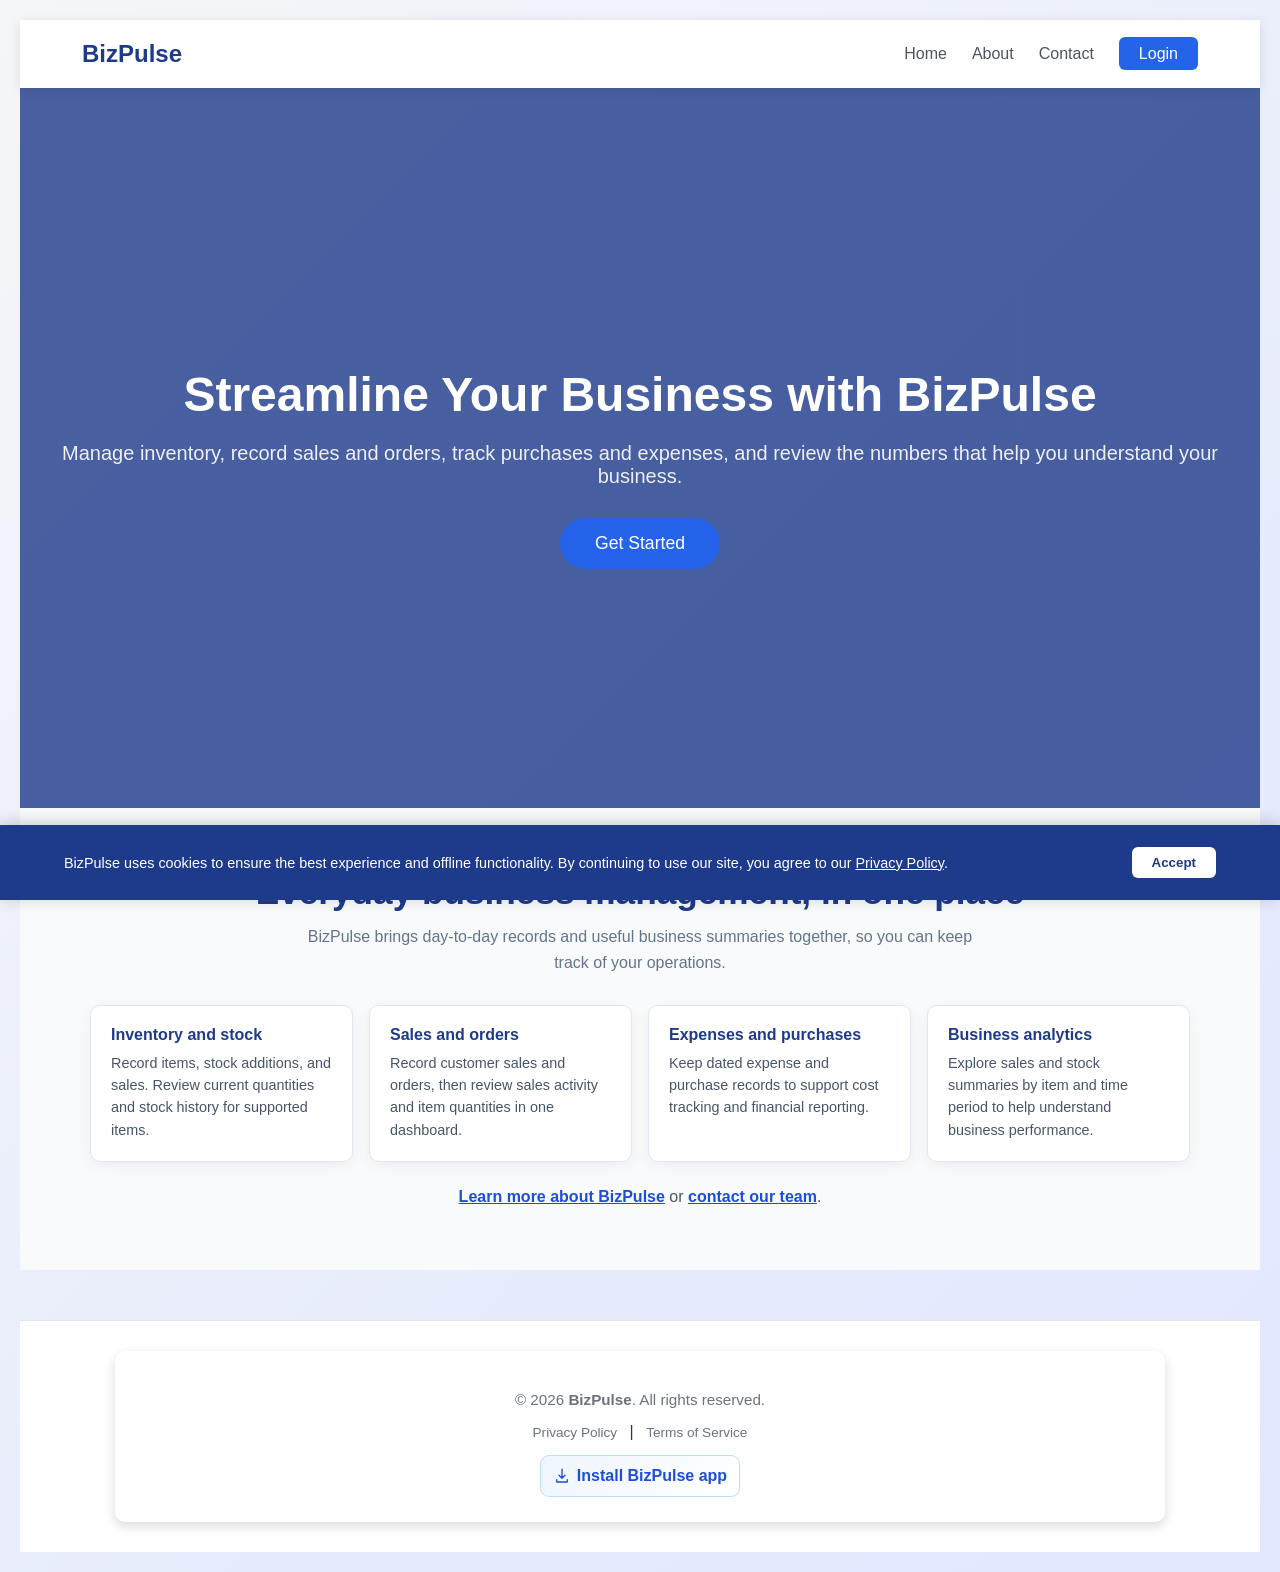
<file: docs/index.html>
<!DOCTYPE html>
<html lang="en">
<head>
  <meta charset="UTF-8" />
  <meta name="viewport" content="width=device-width, initial-scale=1.0" />
  <meta name="theme-color" content="#123c56" />
  <meta name="description" content="BizPulse is a business management platform for tracking inventory, sales, purchases, expenses, and orders, with stock and profit insights for small businesses." />
  <link rel="manifest" href="/manifest.webmanifest" />
  <link rel="apple-touch-icon" href="/images/bizpulse-icon-192.png" />
  <link rel="canonical" href="https://business.competencehub.co.ke/" />
  <meta property="og:type" content="website" />
  <meta property="og:site_name" content="BizPulse" />
  <meta property="og:title" content="BizPulse | Business Management Platform" />
  <meta property="og:description" content="Manage inventory, sales, purchases, expenses, and orders with BizPulse business insights." />
  <meta property="og:url" content="https://business.competencehub.co.ke/" />
  <meta property="og:image" content="https://business.competencehub.co.ke/images/logo.png" />
  <meta name="twitter:card" content="summary" />
  <meta name="twitter:image" content="https://business.competencehub.co.ke/images/logo.png" />
  <meta name="twitter:title" content="BizPulse | Business Management Platform" />
  <meta name="twitter:description" content="Manage inventory, sales, purchases, expenses, and orders with BizPulse business insights." />
  <title>BizPulse | Business Management Platform</title>
  <script type="application/ld+json">
    {
      "@context": "https://schema.org",
      "@graph": [
        {
          "@type": "Organization",
          "@id": "https://business.competencehub.co.ke/#organization",
          "name": "MUTSTECH LTD",
          "alternateName": "BizPulse",
          "url": "https://business.competencehub.co.ke/",
          "logo": "https://business.competencehub.co.ke/images/logo.png"
        },
        {
          "@type": "WebSite",
          "@id": "https://business.competencehub.co.ke/#website",
          "name": "BizPulse",
          "url": "https://business.competencehub.co.ke/",
          "publisher": {
            "@id": "https://business.competencehub.co.ke/#organization"
          }
        },
        {
          "@type": "SoftwareApplication",
          "name": "BizPulse",
          "applicationCategory": "BusinessApplication",
          "operatingSystem": "Web browser",
          "url": "https://business.competencehub.co.ke/",
          "description": "Business management software for inventory, sales, orders, expenses, purchases, and business analytics.",
          "publisher": {
            "@id": "https://business.competencehub.co.ke/#organization"
          }
        }
      ]
    }
  </script>
  <link rel="stylesheet" href="css/style.css" />
  <link rel="shortcut icon" href="images/logo.png" type="image/png" />
</head>
<body class="home-page">

  <!-- NAVIGATION -->
  <nav class="navbar">
    <div class="nav-logo">BizPulse</div>
    <button
      type="button"
      id="navMenuToggle"
      class="nav-menu-toggle"
      aria-label="Open navigation menu"
      aria-controls="navLinks"
      aria-expanded="false"
    >
      <span></span><span></span><span></span>
    </button>
    <ul class="nav-links" id="navLinks">
      <li><a href="#" data-section="hero">Home</a></li>
      <li><a href="/about" target="_self">About</a></li>
      <li><a href="/contact">Contact</a></li>
      <li><a href="/login" id="navLoginBtn" class="nav-login-btn">Login</a></li>
    </ul>
  </nav>

  <!-- LANDING PAGE SECTIONS -->
  <main id="landingPage">
    <!-- HERO SECTION -->
    <section id="hero" class="landing-section">
      <div class="hero-content">
        <h1>Streamline Your Business with BizPulse</h1>
        <p>Manage inventory, record sales and orders, track purchases and expenses, and review the numbers that help you understand your business.</p>
        <a href="/login" class="cta-btn">Get Started</a>
      </div>
    </section>
    <section id="homeFeatures" class="home-features" aria-labelledby="homeFeaturesTitle">
      <div class="home-features-content">
        <h2 id="homeFeaturesTitle">Everyday business management, in one place</h2>
        <p class="home-features-intro">BizPulse brings day-to-day records and useful business summaries together, so you can keep track of your operations.</p>
        <div class="home-feature-grid">
          <article class="home-feature-card">
            <h3>Inventory and stock</h3>
            <p>Record items, stock additions, and sales. Review current quantities and stock history for supported items.</p>
          </article>
          <article class="home-feature-card">
            <h3>Sales and orders</h3>
            <p>Record customer sales and orders, then review sales activity and item quantities in one dashboard.</p>
          </article>
          <article class="home-feature-card">
            <h3>Expenses and purchases</h3>
            <p>Keep dated expense and purchase records to support cost tracking and financial reporting.</p>
          </article>
          <article class="home-feature-card">
            <h3>Business analytics</h3>
            <p>Explore sales and stock summaries by item and time period to help understand business performance.</p>
          </article>
        </div>
        <p class="home-features-cta"><a href="/about">Learn more about BizPulse</a> or <a href="/contact">contact our team</a>.</p>
      </div>
    </section>
  </main>
  <footer class="main-footer">
    <div class="container">
    <p class="footer-text">
      &copy; <span id="currentYear"></span> <strong>BizPulse</strong>. All rights reserved.
    </p>
    <div class="footer-links">
      <a href="/privacy">Privacy Policy</a> | <a href="/terms">Terms of Service</a>
    </div>
    <button type="button" id="installAppButton" class="install-app-button" aria-label="Install BizPulse app" hidden>
      <svg viewBox="0 0 24 24" aria-hidden="true"><path d="M12 3v12m0 0 4-4m-4 4-4-4M5 17v3h14v-3"></path></svg>
      <span>Install BizPulse app</span>
    </button>
    <p id="installAppStatus" class="install-app-status" role="status" aria-live="polite" hidden></p>
  </div>
</footer>

  <!-- COOKIE CONSENT BANNER -->
  <div id="cookieBanner" class="cookie-banner">
    <p>
      BizPulse uses cookies to ensure the best experience and offline functionality. 
      By continuing to use our site, you agree to our <a href="/privacy">Privacy Policy</a>.
    </p>
    <button id="acceptCookies" class="cookie-btn">Accept</button>
  </div>

  <!-- LANDING PAGE LOGIC -->
  <script type="module" src="js/home.js"></script>
  <script type="module" src="js/pwa.js"></script>
</body>
</html>
</file>
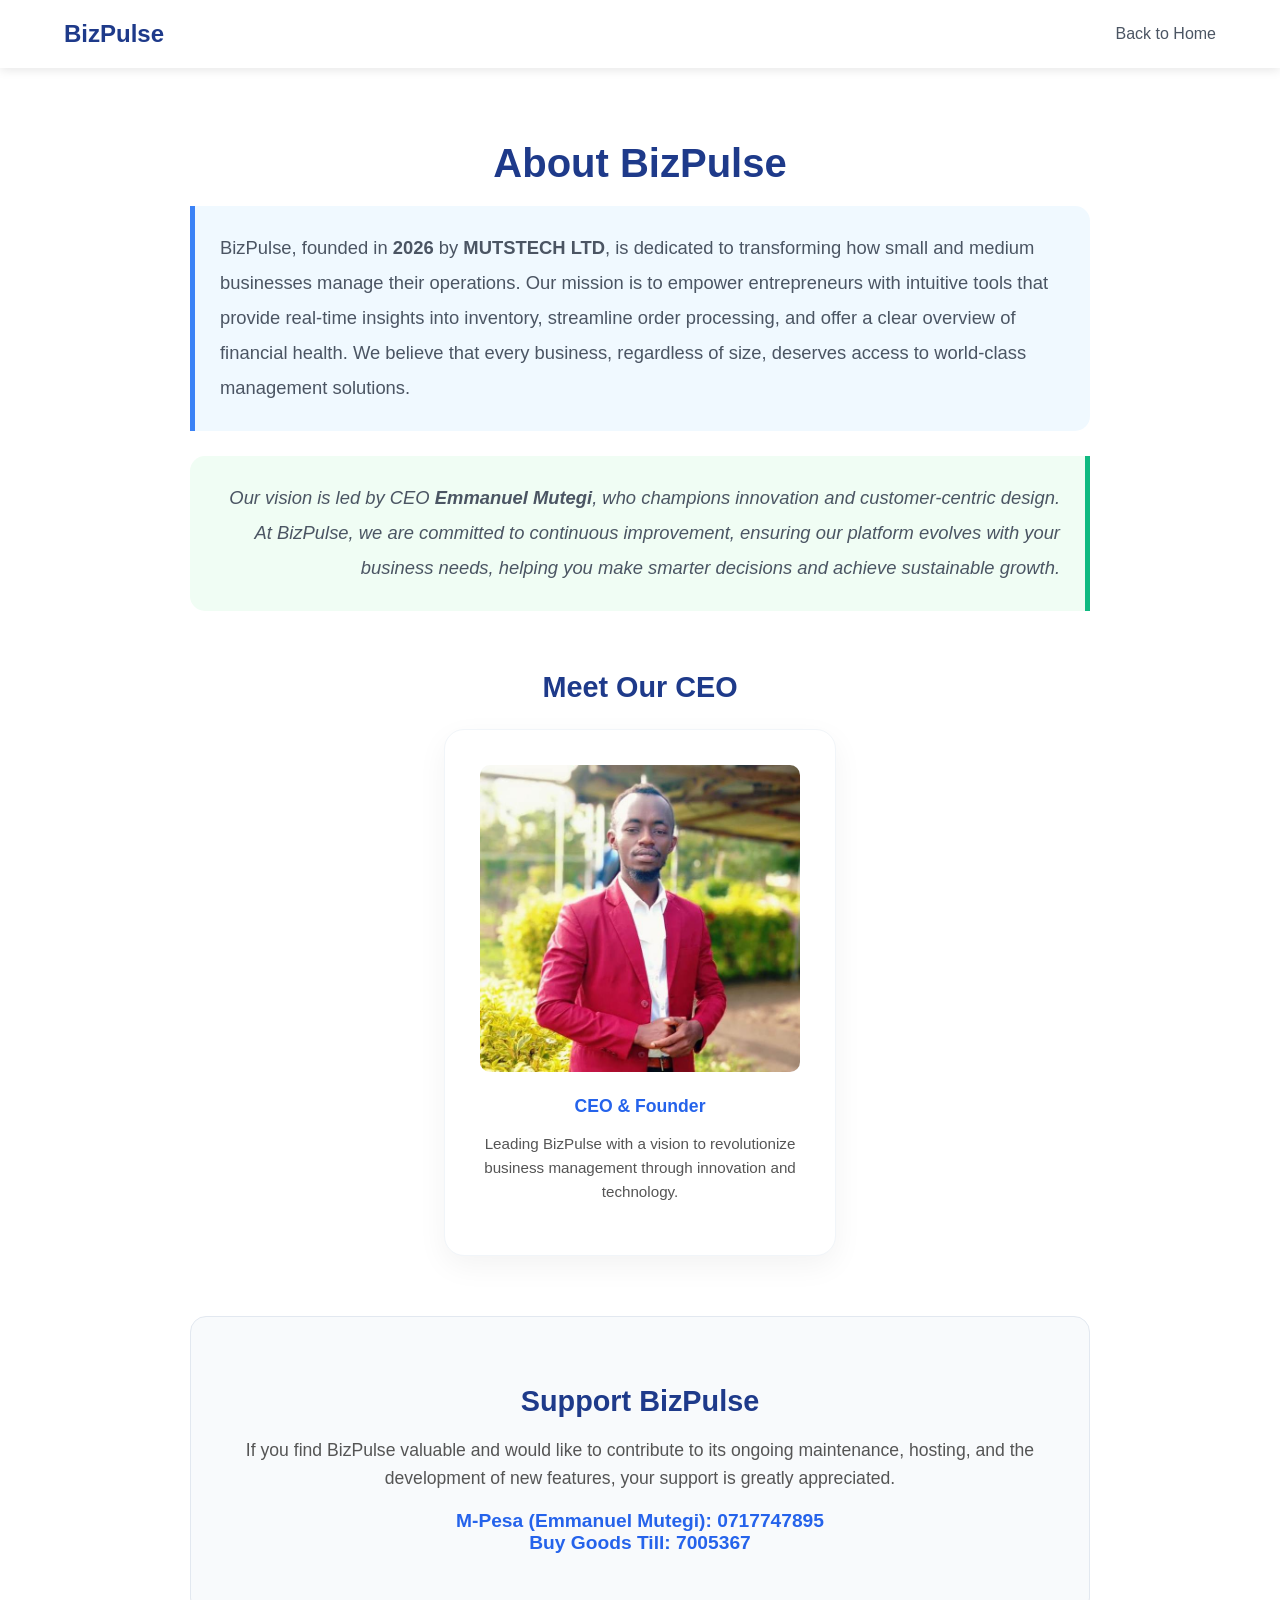
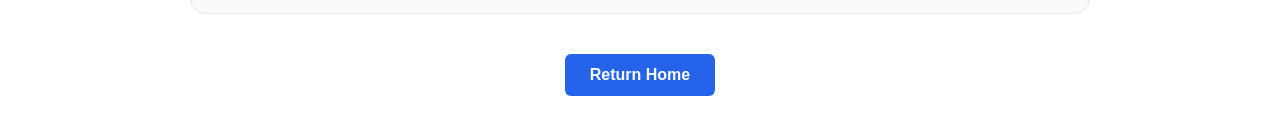
<file: docs/about.html>
<!DOCTYPE html>
<html lang="en">
<head>
  <meta charset="UTF-8" />
  <meta name="viewport" content="width=device-width, initial-scale=1.0" />
  <meta name="description" content="Learn about BizPulse, a business management system by MUTSTECH LTD for inventory, order processing, and financial insights." />
  <link rel="canonical" href="https://business.competencehub.co.ke/about" />
  <meta property="og:type" content="website" />
  <meta property="og:site_name" content="BizPulse" />
  <meta property="og:title" content="About BizPulse | Business Management by MUTSTECH LTD" />
  <meta property="og:description" content="Learn about BizPulse, the business management platform by MUTSTECH LTD for inventory, sales, orders, and financial insights." />
  <meta property="og:url" content="https://business.competencehub.co.ke/about" />
  <meta property="og:image" content="https://business.competencehub.co.ke/images/logo.png" />
  <meta name="twitter:card" content="summary" />
  <meta name="twitter:image" content="https://business.competencehub.co.ke/images/logo.png" />
  <meta name="twitter:title" content="About BizPulse | MUTSTECH LTD" />
  <meta name="twitter:description" content="Learn about BizPulse, the business management platform by MUTSTECH LTD." />
  <title>About Us - BizPulse</title>
  <link rel="stylesheet" href="css/style.css" />
  <link rel="shortcut icon" href="images/logo.png" type="image/png" />
</head>
<body style="background: #fff; display: flex; flex-direction: column; min-height: 100vh; padding: 0;">
  <nav class="navbar">
    <div class="nav-logo">BizPulse</div>
    <ul class="nav-links">
      <li><a href="/">Back to Home</a></li>
    </ul>
  </nav>

  <main style="flex: 1; display: flex; align-items: center; justify-content: center; padding: 40px;">
    <section id="about-content" class="about-container">
      <h2 style="font-size: 2.5rem; margin-bottom: 20px; color: #1e3a8a;">About BizPulse</h2>
      <p id="about-mission" class="about-paragraph">
        BizPulse, founded in <strong>2026</strong> by <strong>MUTSTECH LTD</strong>, is dedicated to transforming how small and medium businesses manage their operations. 
        Our mission is to empower entrepreneurs with intuitive tools that provide real-time insights into inventory, streamline order processing, and offer a clear overview of financial health.
        We believe that every business, regardless of size, deserves access to world-class management solutions.
      </p>
      <p id="about-vision" class="about-paragraph">
        Our vision is led by CEO <strong>Emmanuel Mutegi</strong>, who champions innovation and customer-centric design. 
        At BizPulse, we are committed to continuous improvement, ensuring our platform evolves with your business needs, helping you make smarter decisions and achieve sustainable growth.
      </p>

      <div class="ceo-section">
        <h3 style="font-size: 1.8rem; margin-bottom: 25px; color: #1e3a8a;">Meet Our CEO</h3>
        <div class="ceo-card" style="max-width: 320px;">
          <img src="images/muts.jpeg" onerror="this.onerror=null; this.src='https://images.unsplash.com/photo-1560250097-0b93528c311a?auto=format&fit=crop&w=200&h=200&q=80'" alt="Emmanuel Mutegi" style="width: 100%; border-radius: 10px; margin-bottom: 20px;" />
          <p style="margin: 0; color: #2563eb; font-weight: bold; font-size: 1.1rem;">CEO & Founder</p>
          <p style="margin-top: 15px; font-size: 0.95rem; color: #555; line-height: 1.6;">
            Leading BizPulse with a vision to revolutionize business management through innovation and technology.
          </p>
        </div>
      </div>

      <div class="support-card">
        <h3 style="font-size: 1.8rem; margin-bottom: 15px; color: #1e3a8a;">Support BizPulse</h3>
        <p style="font-size: 1.1rem; line-height: 1.6; color: #555;">
          If you find BizPulse valuable and would like to contribute to its ongoing maintenance, hosting, and the development of new features, your support is greatly appreciated.
        </p>
        <p style="font-size: 1.2rem; font-weight: bold; color: #2563eb; margin-top: 15px;">
          M-Pesa (Emmanuel Mutegi): 0717747895<br>
          Buy Goods Till: 7005367
        </p>
      </div>

      <div style="margin-top: 40px;">
        <a href="/" style="text-decoration: none; background: #2563eb; color: white; padding: 12px 25px; border-radius: 6px; font-weight: bold; display: inline-block;">Return Home</a>
      </div>
    </section>
  </main>
</body>
</html>
</file>
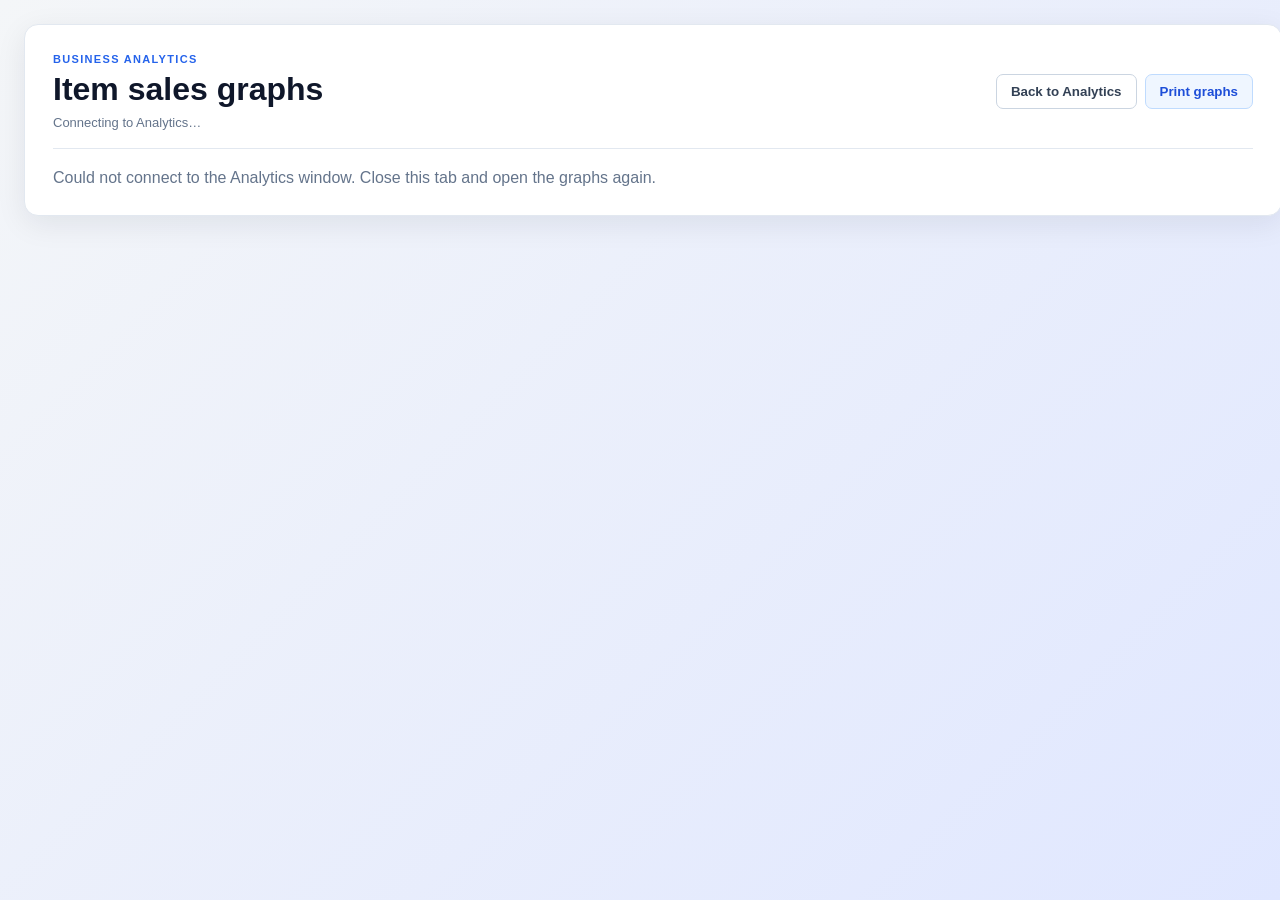
<file: docs/analytics-item-graphs.html>
<!doctype html>
<html lang="en">
<head>
  <meta charset="utf-8" />
  <meta name="viewport" content="width=device-width, initial-scale=1" />
  <title>Item Sales Graphs</title>
  <link rel="stylesheet" href="css/style.css" />
</head>
<body class="analytics-graphs-body">
  <main class="analytics-graphs-page">
    <header class="analytics-graphs-header">
      <div>
        <p class="analytics-graphs-eyebrow">BUSINESS ANALYTICS</p>
        <h1 id="analyticsGraphsTitle">Item sales graphs</h1>
        <p id="analyticsGraphsMeta" class="analytics-graphs-meta">Connecting to Analytics…</p>
      </div>
      <div class="analytics-graphs-actions">
        <button type="button" id="analyticsGraphsBack" class="analytics-graphs-back">Back to Analytics</button>
        <button type="button" id="analyticsGraphsPrint" class="analytics-graphs-print">Print graphs</button>
      </div>
    </header>
    <p id="analyticsGraphsStatus" class="analytics-graphs-status" role="status">Loading selected group sales…</p>
    <div id="analyticsGraphsContent" class="analytics-graphs-content" hidden></div>
  </main>
  <script type="module" src="js/analytics-item-graphs-page.js"></script>
</body>
</html>
</file>
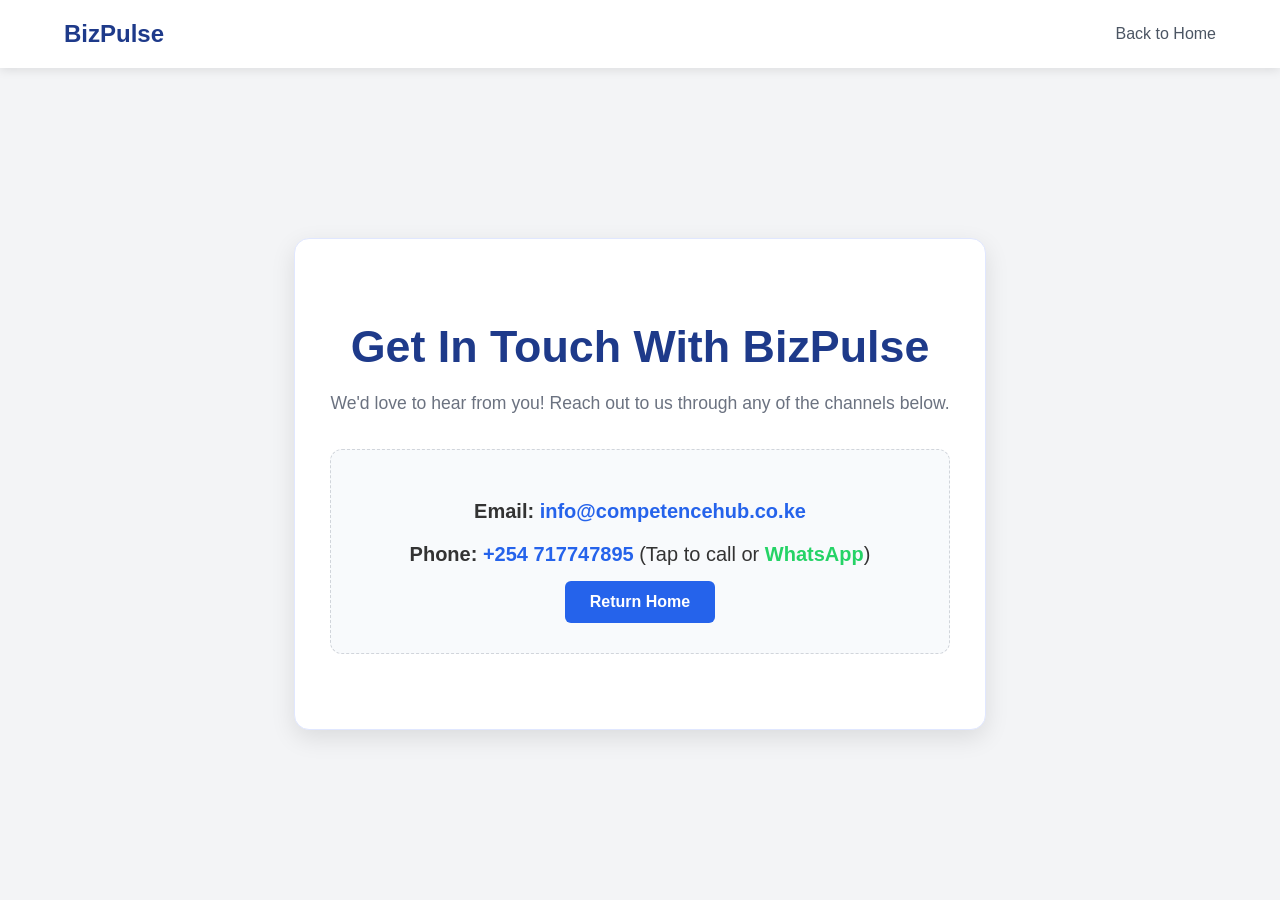
<file: docs/contact.html>
<!DOCTYPE html>
<html lang="en">
<head>
  <meta charset="UTF-8" />
  <meta name="viewport" content="width=device-width, initial-scale=1.0" />
  <meta name="description" content="Contact the BizPulse team for help with business management tools for inventory, orders, sales, and financial insights." />
  <link rel="canonical" href="https://business.competencehub.co.ke/contact" />
  <meta property="og:type" content="website" />
  <meta property="og:site_name" content="BizPulse" />
  <meta property="og:title" content="Contact BizPulse | Business Management Support" />
  <meta property="og:description" content="Contact the BizPulse team for help with inventory, orders, sales, and business insights." />
  <meta property="og:url" content="https://business.competencehub.co.ke/contact" />
  <meta property="og:image" content="https://business.competencehub.co.ke/images/logo.png" />
  <meta name="twitter:card" content="summary" />
  <meta name="twitter:image" content="https://business.competencehub.co.ke/images/logo.png" />
  <meta name="twitter:title" content="Contact BizPulse" />
  <meta name="twitter:description" content="Get in touch with the BizPulse team for business management support." />
  <script type="application/ld+json">
    {
      "@context": "https://schema.org",
      "@type": "ContactPage",
      "name": "Contact BizPulse",
      "url": "https://business.competencehub.co.ke/contact",
      "mainEntity": {
        "@type": "Organization",
        "name": "MUTSTECH LTD",
        "alternateName": "BizPulse",
        "email": "info@competencehub.co.ke",
        "telephone": "+254717747895",
        "url": "https://business.competencehub.co.ke/"
      }
    }
  </script>
  <title>Contact Us - BizPulse</title>
  <link rel="stylesheet" href="css/style.css" />
  <link rel="shortcut icon" href="images/logo.png" type="image/png" />
</head>
<body class="contact-body">
  <nav class="navbar">
    <div class="nav-logo">BizPulse</div>
    <ul class="nav-links">
      <li><a href="/">Back to Home</a></li>
    </ul>
  </nav>

  <main class="contact-main">
    <section id="contact-section" class="contact-section">
      <h2 class="contact-heading">Get In Touch With BizPulse</h2>
      <p class="contact-intro-text">We'd love to hear from you! Reach out to us through any of the channels below.</p>
      <div class="contact-info-card">
        <p class="contact-detail"><strong>Email:</strong> <a href="mailto:info@competencehub.co.ke" class="contact-link">info@competencehub.co.ke</a></p>
        <p class="contact-detail"><strong>Phone:</strong> <a href="tel:+254717747895" class="contact-link">+254 717747895</a> (Tap to call or <a href="https://wa.me/254717747895" target="_blank" class="contact-link whatsapp">WhatsApp</a>)</p>
        <a href="/" style="text-decoration: none; background: #2563eb; color: white; padding: 12px 25px; border-radius: 6px; font-weight: bold; display: inline-block;">Return Home</a>
      </div>
    </section>
  </main>
</body>
</html>
</file>
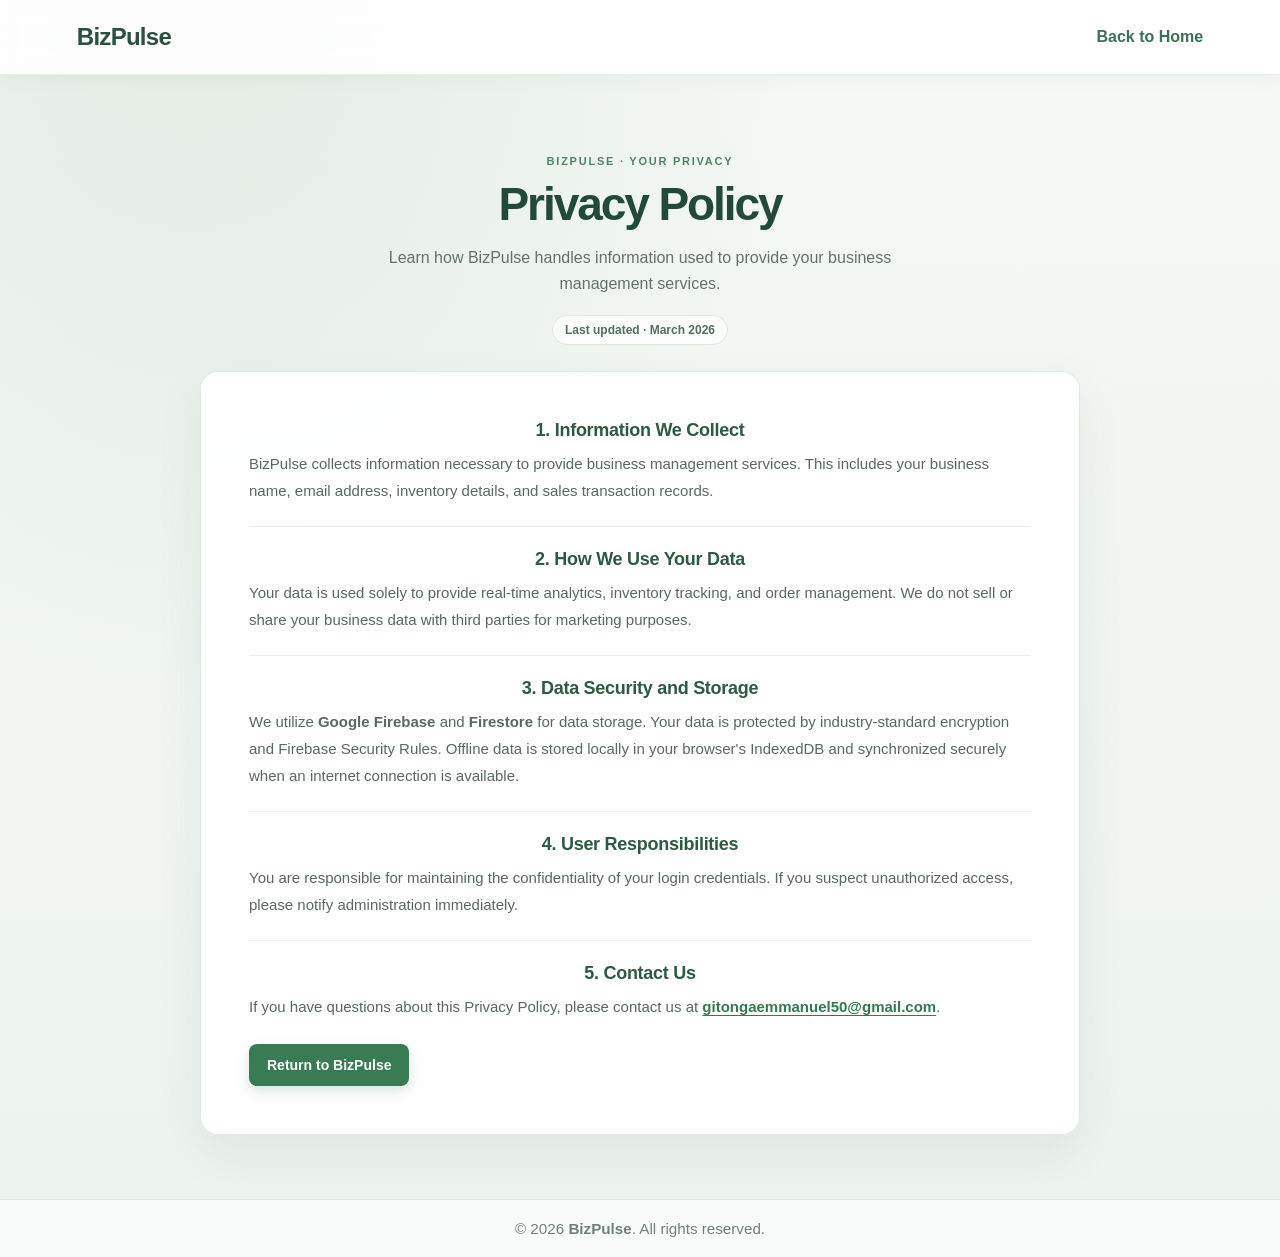
<file: docs/privacy.html>
<!DOCTYPE html>
<html lang="en">
<head>
  <meta charset="UTF-8" />
  <meta name="viewport" content="width=device-width, initial-scale=1.0" />
  <meta name="description" content="Read the BizPulse Privacy Policy to learn how information is handled when you use the business management service." />
  <link rel="canonical" href="https://business.competencehub.co.ke/privacy" />
  <meta property="og:type" content="website" />
  <meta property="og:site_name" content="BizPulse" />
  <meta property="og:title" content="BizPulse Privacy Policy" />
  <meta property="og:description" content="Read how BizPulse handles information when you use its business management services." />
  <meta property="og:url" content="https://business.competencehub.co.ke/privacy" />
  <meta property="og:image" content="https://business.competencehub.co.ke/images/logo.png" />
  <meta name="twitter:card" content="summary" />
  <meta name="twitter:image" content="https://business.competencehub.co.ke/images/logo.png" />
  <meta name="twitter:title" content="BizPulse Privacy Policy" />
  <meta name="twitter:description" content="Learn how BizPulse handles information used to provide its business management services." />
  <title>Privacy Policy - BizPulse</title>
  <link rel="stylesheet" href="css/style.css" />
  <link rel="shortcut icon" href="images/logo.png" type="image/png" />
</head>
<body class="legal-page">
  <nav class="navbar">
    <div class="nav-logo">BizPulse</div>
    <ul class="nav-links">
      <li><a href="/">Back to Home</a></li>
    </ul>
  </nav>

  <main class="legal-main">
    <header class="legal-hero">
      <span class="legal-eyebrow">BIZPULSE · YOUR PRIVACY</span>
      <h1>Privacy Policy</h1>
      <p>Learn how BizPulse handles information used to provide your business management services.</p>
      <span class="legal-date">Last updated · March 2026</span>
    </header>

    <article class="legal-document" aria-label="Privacy Policy details">
      <section class="legal-section">
      
      <h2>1. Information We Collect</h2>
      <p>BizPulse collects information necessary to provide business management services. This includes your business name, email address, inventory details, and sales transaction records.</p>
      </section>

      <section class="legal-section">
      <h2>2. How We Use Your Data</h2>
      <p>Your data is used solely to provide real-time analytics, inventory tracking, and order management. We do not sell or share your business data with third parties for marketing purposes.</p>
      </section>

      <section class="legal-section">
      <h2>3. Data Security and Storage</h2>
      <p>We utilize <strong>Google Firebase</strong> and <strong>Firestore</strong> for data storage. Your data is protected by industry-standard encryption and Firebase Security Rules. Offline data is stored locally in your browser's IndexedDB and synchronized securely when an internet connection is available.</p>
      </section>

      <section class="legal-section">
      <h2>4. User Responsibilities</h2>
      <p>You are responsible for maintaining the confidentiality of your login credentials. If you suspect unauthorized access, please notify administration immediately.</p>
      </section>

      <section class="legal-section">
      <h2>5. Contact Us</h2>
      <p>If you have questions about this Privacy Policy, please contact us at <a href="mailto:gitongaemmanuel50@gmail.com">gitongaemmanuel50@gmail.com</a>.</p>
      </section>

      <a class="legal-home-link" href="/">Return to BizPulse</a>
    </article>
  </main>

  <footer class="main-footer">
    <div class="container">
      <p class="footer-text">
        &copy; <span id="currentYear"></span> <strong>BizPulse</strong>. All rights reserved.
      </p>
    </div>
  </footer>

  <script type="module" src="js/home.js"></script>
</body>
</html>
</file>
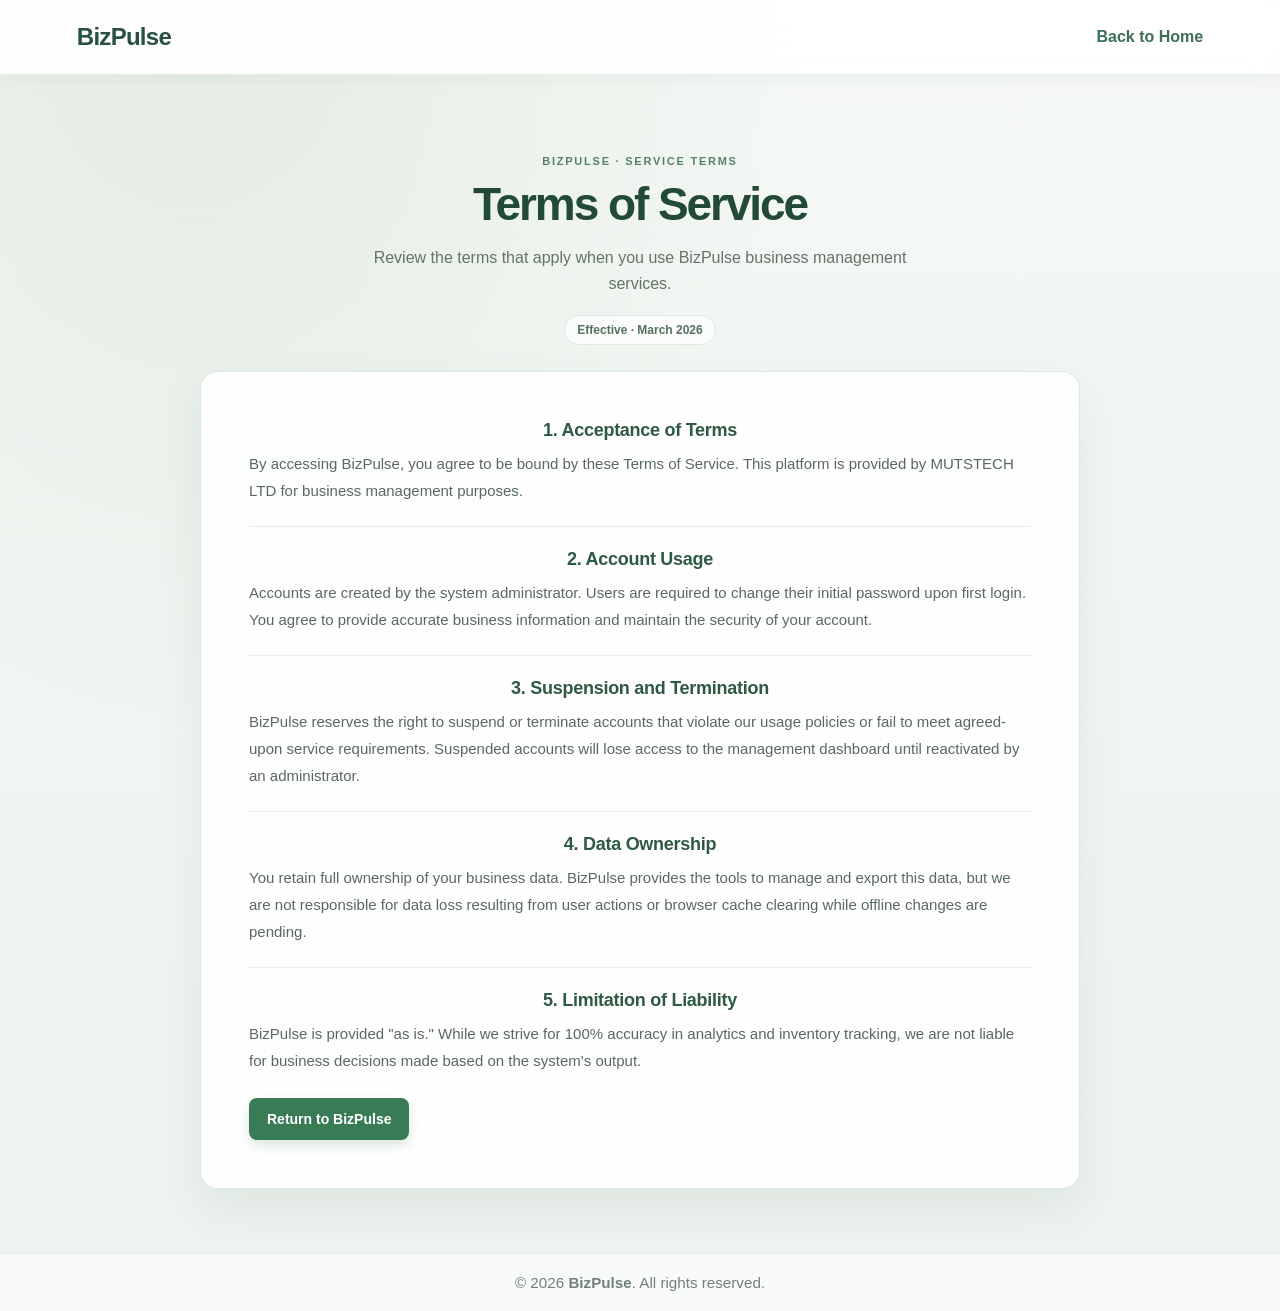
<file: docs/terms.html>
<!DOCTYPE html>
<html lang="en">
<head>
  <meta charset="UTF-8" />
  <meta name="viewport" content="width=device-width, initial-scale=1.0" />
  <meta name="description" content="Review the terms and conditions for using BizPulse business management services." />
  <link rel="canonical" href="https://business.competencehub.co.ke/terms" />
  <meta property="og:type" content="website" />
  <meta property="og:site_name" content="BizPulse" />
  <meta property="og:title" content="BizPulse Terms of Service" />
  <meta property="og:description" content="Review the terms and conditions for using BizPulse business management services." />
  <meta property="og:url" content="https://business.competencehub.co.ke/terms" />
  <meta property="og:image" content="https://business.competencehub.co.ke/images/logo.png" />
  <meta name="twitter:card" content="summary" />
  <meta name="twitter:image" content="https://business.competencehub.co.ke/images/logo.png" />
  <meta name="twitter:title" content="BizPulse Terms of Service" />
  <meta name="twitter:description" content="Review the terms and conditions for using BizPulse." />
  <title>Terms of Service - BizPulse</title>
  <link rel="stylesheet" href="css/style.css" />
  <link rel="shortcut icon" href="images/logo.png" type="image/png" />
</head>
<body class="legal-page">
  <nav class="navbar">
    <div class="nav-logo">BizPulse</div>
    <ul class="nav-links">
      <li><a href="/">Back to Home</a></li>
    </ul>
  </nav>

  <main class="legal-main">
    <header class="legal-hero">
      <span class="legal-eyebrow">BIZPULSE · SERVICE TERMS</span>
      <h1>Terms of Service</h1>
      <p>Review the terms that apply when you use BizPulse business management services.</p>
      <span class="legal-date">Effective · March 2026</span>
    </header>

    <article class="legal-document" aria-label="Terms of Service details">
      <section class="legal-section">
      <h2>1. Acceptance of Terms</h2>
      <p>By accessing BizPulse, you agree to be bound by these Terms of Service. This platform is provided by MUTSTECH LTD for business management purposes.</p>
      </section>

      <section class="legal-section">
      <h2>2. Account Usage</h2>
      <p>Accounts are created by the system administrator. Users are required to change their initial password upon first login. You agree to provide accurate business information and maintain the security of your account.</p>
      </section>

      <section class="legal-section">
      <h2>3. Suspension and Termination</h2>
      <p>BizPulse reserves the right to suspend or terminate accounts that violate our usage policies or fail to meet agreed-upon service requirements. Suspended accounts will lose access to the management dashboard until reactivated by an administrator.</p>
      </section>

      <section class="legal-section">
      <h2>4. Data Ownership</h2>
      <p>You retain full ownership of your business data. BizPulse provides the tools to manage and export this data, but we are not responsible for data loss resulting from user actions or browser cache clearing while offline changes are pending.</p>
      </section>

      <section class="legal-section">
      <h2>5. Limitation of Liability</h2>
      <p>BizPulse is provided "as is." While we strive for 100% accuracy in analytics and inventory tracking, we are not liable for business decisions made based on the system's output.</p>
      </section>

      <a class="legal-home-link" href="/">Return to BizPulse</a>
    </article>
  </main>

  <footer class="main-footer">
    <div class="container">
      <p class="footer-text">
        &copy; <span id="currentYear"></span> <strong>BizPulse</strong>. All rights reserved.
      </p>
    </div>
  </footer>

  <script type="module" src="js/home.js"></script>
</body>
</html>
</file>
<file: docs/css/style.css>
/* =========================
   GLOBAL STYLES
   ========================= */
body {
  font-family: 'Segoe UI', Arial, sans-serif;
  background: linear-gradient(135deg, #f4f6f8, #e0e7ff);
  margin: 0;
  padding: 20px;
  color: #333;
}

.data-loading-bar {
  position: relative;
  width: 100%;
  height: 5px;
  margin: 0 0 10px;
  overflow: hidden;
  border-radius: 3px;
  background: #991b1b;
  box-shadow: 0 1px 4px rgba(127, 29, 29, 0.35);
}

.data-loading-bar[hidden] {
  display: none;
}

.data-loading-bar::before {
  content: "";
  display: block;
  width: 38%;
  height: 100%;
  background: linear-gradient(90deg, #ef4444 0%, #f97316 45%, #facc15 100%);
  box-shadow: 0 0 6px rgba(250, 204, 21, 0.8);
  animation: data-loading-progress 1s ease-in-out infinite;
}

@keyframes data-loading-progress {
  from { transform: translateX(-110%); }
  to { transform: translateX(260%); }
}

@media (prefers-reduced-motion: reduce) {
  .data-loading-bar::before {
    width: 100%;
    animation: none;
  }
}

#syncStatusIndicator.offline {
  color: #dc2626; /* Red for offline */
}
#syncStatusIndicator.loading {
  color: #2563eb; /* Blue for loading/syncing */
}

/* =========================
   NAVIGATION
   ========================= */
.navbar {
  display: flex;
  justify-content: space-between;
  align-items: center;
  background: #fff;
  padding: 9px 5%;
  box-shadow: 0 2px 10px rgba(0,0,0,0.1);
  position: sticky;
  top: 0;
  z-index: 1000;
}

.nav-logo {
  font-size: 1.5rem;
  font-weight: bold;
  color: #1e3a8a;
}

.nav-menu-toggle {
  display: none;
  width: 42px;
  height: 42px;
  flex-direction: column;
  align-items: center;
  justify-content: center;
  gap: 5px;
  border: 0;
  border-radius: 8px;
  background: #eef2ff;
  cursor: pointer;
}

.nav-menu-toggle span {
  width: 21px;
  height: 2px;
  border-radius: 2px;
  background: #1e3a8a;
}

.nav-links {
  display: flex;
  list-style: none;
  gap: 25px;
  align-items: center;
}

.nav-links a {
  text-decoration: none;
  color: #4b5563;
  font-weight: 500;
  transition: color 0.3s;
}

.nav-links a:hover {
  color: #2563eb;
}

.nav-login-btn {
  background: #2563eb;
  color: #fff !important;
  padding: 8px 20px;
  border-radius: 6px;
}

/* =========================
   HERO SECTION
   ========================= */
#hero {
  height: 80vh;
  display: flex;
  align-items: center;
  justify-content: center;
  text-align: center;
  background: linear-gradient(rgba(30, 58, 138, 0.8), rgba(30, 58, 138, 0.8)), url('https://images.unsplash.com/photo-1460925895917-afdab827c52f?ixlib=rb-1.2.1&auto=format&fit=crop&w=1350&q=80');
  background-size: cover;
  background-position: center;
  color: white;
  padding: 0 20px;
}

.hero-content h1 { color: #fff; font-size: 3rem; margin-bottom: 20px; }
.hero-content p { font-size: 1.25rem; margin-bottom: 30px; opacity: 0.9; }

.home-features {
  padding: 64px 20px;
  background: #f8fafc;
}

.home-features-content {
  width: min(100%, 1100px);
  margin: 0 auto;
}

.home-features-content h2 {
  margin: 0 0 12px;
  font-size: clamp(1.6rem, 3vw, 2.2rem);
}

.home-features-intro {
  max-width: 680px;
  margin: 0 auto 28px;
  color: #64748b;
  line-height: 1.65;
  text-align: center;
}

.home-feature-grid {
  display: grid;
  grid-template-columns: repeat(4, minmax(0, 1fr));
  gap: 16px;
}

.home-feature-card {
  padding: 20px;
  border: 1px solid #e2e8f0;
  border-radius: 10px;
  background: #fff;
  box-shadow: 0 4px 14px rgba(15, 23, 42, 0.05);
}

.home-feature-card h3 {
  margin: 0 0 8px;
  color: #1e3a8a;
  font-size: 1rem;
}

.home-feature-card p {
  margin: 0;
  color: #475569;
  font-size: 0.9rem;
  line-height: 1.55;
}

.home-features-cta {
  margin: 26px 0 0;
  color: #475569;
  text-align: center;
}

.home-features-cta a {
  color: #1d4ed8;
  font-weight: 600;
}

.cta-btn {
  background-color: #2563eb;
  color: #fff;
  padding: 15px 35px;
  font-size: 1.1rem;
  border-radius: 50px;
  cursor: pointer;
  text-decoration: none;
  display: inline-block;
  transition: background-color 0.3s ease, transform 0.2s ease;
  border: none;
}

.cta-btn:hover {
  background-color: #1e40af;
  color: #fff;
  transform: translateY(-2px);
}

h1, h2 {
  text-align: center;
  color: #1e3a8a;
}

/* =========================
   LOGIN FORM
   ========================= */
#authSection {
  max-width: 400px;
  margin: 60px auto;
  background: #fff;
  padding: 30px;
  border-radius: 10px;
  box-shadow: 0 4px 12px rgba(0,0,0,0.15);
  text-align: center;
}

#authSection h2 {
  margin-bottom: 20px;
  color: #2563eb;
}

#loginForm {
  display: flex;
  flex-direction: column;
  gap: 15px;
}

#loginForm input {
  padding: 12px;
  border: 1px solid #d1d5db;
  border-radius: 6px;
  font-size: 14px;
  transition: border-color 0.3s;
}

#loginForm input:focus {
  border-color: #2563eb;
  outline: none;
  box-shadow: 0 0 6px rgba(37,99,235,0.3);
}

#loginForm button {
  padding: 12px;
  background: #2563eb;
  color: white;
  border: none;
  border-radius: 6px;
  font-size: 15px;
  cursor: pointer;
  transition: background 0.3s;
}

#loginForm button:hover {
  background: #1e40af;
}

#forgotPasswordLink:hover {
  text-decoration: underline !important;
}

/* =========================
   LOGIN BUTTON SPINNER
   ========================= */
#loginBtn {
  position: relative;
  display: flex;
  justify-content: center;
  align-items: center;
  gap: 8px;
}

.spinner {
  width: 18px;
  height: 18px;
  border: 3px solid rgba(37, 99, 235, 0.1);
  border-top: 3px solid #2563eb;
  border-radius: 50%;
  animation: spin 0.8s linear infinite;
  display: none;
}

/* Override for white spinner on primary/action buttons */
#loginBtn .spinner, 
form button[type="submit"] .spinner, 
button.action-btn .spinner,
#saveItemBtn .spinner,
#registerOrderBtn .spinner,
#recordSaleBtn .spinner {
  border-color: rgba(255, 255, 255, 0.3);
  border-top-color: #ffffff;
}

.loading .spinner {
  display: inline-block;
}

#loginBtn.loading .spinner,
button.loading .spinner {
  display: inline-block;
}

#loginBtn.loading .btn-text,
button.loading .btn-text {
  opacity: 0.7;
}

#loginBtn:disabled {
  cursor: not-allowed;
  opacity: 0.85;
}

@keyframes spin {
  to {
    transform: rotate(360deg);
  }
}

/* =========================
   CONTAINER
   ========================= */
.container {
  max-width: 1000px;
  margin: auto;
  background: #fff;
  padding: 25px;
  border-radius: 10px;
  box-shadow: 0 4px 12px rgba(0,0,0,0.15);
}

.mobile-app-footer {
  display: none;
}

.business-header {
  position: sticky;
  top: 0;
  z-index: 900;
  display: grid;
  grid-template-columns: minmax(0, 1fr) auto minmax(0, 1fr);
  align-items: center;
  gap: 16px;
  margin: -12px 0 20px;
  padding: 12px 0;
  border-bottom: 1px solid #e2e8f0;
  background: rgba(255, 255, 255, 0.97);
  box-shadow: 0 5px 14px rgba(15, 23, 42, 0.07);
  backdrop-filter: blur(10px);
}

.business-header-brand,
.business-header-actions {
  display: flex;
  align-items: center;
  gap: 14px;
  min-width: 0;
}

.business-header-brand {
  grid-column: 1;
}

.business-header-brand h1 {
  margin: 0;
  color: #1e3a8a;
  font-size: clamp(20px, 2.4vw, 30px);
  line-height: 1.15;
}

.business-header-date {
  grid-column: 2;
  justify-self: center;
  padding: 13px 36px;
  border: 1px solid rgba(255, 248, 223, 0.68);
  border-radius: 16px;
  background:
    linear-gradient(90deg, rgba(18, 50, 43, 0.56), rgba(26, 67, 54, 0.24) 48%, rgba(95, 67, 25, 0.4)),
    url("../images/date-banner.svg") center / cover;
  box-shadow: 0 8px 20px rgba(23, 62, 53, 0.2), inset 0 1px rgba(255, 255, 255, 0.3);
  color: #fff9e5;
  font-size: 15px;
  font-weight: 700;
  letter-spacing: 0.01em;
  text-align: center;
  text-shadow: 0 2px 5px rgba(13, 38, 32, 0.72);
  white-space: nowrap;
}

.business-header-actions {
  grid-column: 3;
  justify-content: flex-end;
  flex: 0 0 auto;
}

#syncStatusIndicator {
  margin: 0;
  font-weight: 700;
  color: #2563eb;
}

@media (min-width: 901px) {
  body.client-page {
    min-height: 100vh;
    padding: 0;
    background: #f1f5f3;
  }

  .client-page > .container {
    box-sizing: border-box;
    width: 100%;
    max-width: none;
    min-height: 100vh;
    margin: 0;
    padding: clamp(24px, 2.5vw, 40px);
    border-radius: 0;
    box-shadow: none;
  }
}

.dashboard-welcome {
  margin: 0 0 20px;
  padding: 18px 20px;
  border: 1px solid #bfdbfe;
  border-left: 4px solid #2563eb;
  border-radius: 10px;
  background: linear-gradient(110deg, #eff6ff, #fff);
}

.dashboard-welcome h2 {
  margin: 0;
  color: #1e3a8a;
  font-size: 20px;
  text-align: left;
  overflow-wrap: anywhere;
}

.dashboard-welcome p {
  margin: 6px 0 0;
  color: #475569;
  font-size: 14px;
}

/* =========================
   TABS & ANALYTICS
   ========================= */
.tab-navigation {
  display: flex;
  gap: 10px;
  margin-bottom: 25px;
  border-bottom: 1px solid #e5e7eb;
  padding-bottom: 10px;
}

.tab-btn {
  padding: 11px 24px;
  border: 1px solid transparent;
  background: #f8fafc;
  font-weight: 700;
  color: #1f2937;
  cursor: pointer;
  border-radius: 10px;
  transition: transform 0.2s ease, background 0.3s ease, color 0.3s ease, box-shadow 0.3s ease;
  box-shadow: 0 2px 6px rgba(15,23,42,0.08);
}

.tab-btn:hover {
  transform: translateY(-1px);
  background: #eff6ff;
}

.tab-btn[data-tab="inventory"] {
  background: #eef2ff;
  color: #4338ca;
}

.tab-btn[data-tab="orders"] {
  background: #ecfdf5;
  color: #047857;
}

.tab-btn[data-tab="sales"] {
  background: #fef3c7;
  color: #92400e;
}

.tab-btn.active {
  background: #2563eb;
  color: white;
  box-shadow: 0 12px 24px rgba(37,99,235,0.18);
}

.tab-btn[data-tab="inventory"].active {
  background: #4338ca;
}

.tab-btn[data-tab="orders"].active {
  background: #047857;
}

.tab-btn[data-tab="sales"].active {
  background: #92400e;
}

.dashboard-menu {
  display: flex;
  align-items: center;
  gap: 12px;
  margin-bottom: 20px;
}

.dashboard-menu-toggle,
.dashboard-menu-close {
  display: inline-flex;
  align-items: center;
  justify-content: center;
  border: 0;
  border-radius: 8px;
  background: #1e3a8a;
  color: #fff;
  cursor: pointer;
}

.dashboard-menu-toggle {
  width: 44px;
  height: 44px;
  flex-direction: column;
  gap: 5px;
}

.dashboard-menu-toggle span {
  width: 21px;
  height: 2px;
  border-radius: 2px;
  background: currentColor;
}

.current-dashboard-section {
  font-weight: 700;
  color: #1e3a8a;
}

.dashboard-refresh-button {
  display: inline-flex;
  align-items: center;
  gap: 6px;
  padding: 8px 12px;
  border: 1px solid #bfdbfe;
  border-radius: 7px;
  background: #eff6ff;
  color: #1d4ed8;
  font-weight: 600;
  cursor: pointer;
}

.dashboard-refresh-button span {
  font-size: 18px;
  line-height: 1;
}

.dashboard-refresh-button:disabled {
  cursor: wait;
  opacity: 0.65;
}

.install-app-button {
  display: inline-flex;
  align-items: center;
  justify-content: center;
  gap: 6px;
  min-height: 42px;
  padding: 8px 12px;
  border: 1px solid #bfdbfe;
  border-radius: 9px;
  background: linear-gradient(135deg, #eff6ff, #fff);
  color: #1d4ed8;
  font: inherit;
  font-weight: 700;
  cursor: pointer;
}

.install-app-button[hidden] {
  display: none;
}

.install-app-button svg {
  width: 18px;
  height: 18px;
  fill: none;
  stroke: currentColor;
  stroke-linecap: round;
  stroke-linejoin: round;
  stroke-width: 1.8;
}

.install-app-status {
  margin: -10px 0 14px;
  color: #475569;
  font-size: 13px;
}

.install-app-status[hidden] {
  display: none;
}

.pwa-install-prompt {
  margin: 18px auto 0;
  text-align: center;
}

.main-footer .install-app-button {
  margin: 14px auto 0;
}

.main-footer .install-app-status {
  margin: 8px 0 0;
}

.login-page .pwa-install-prompt .install-app-button {
  min-height: 46px;
  padding: 10px 18px;
  border-color: rgba(127, 180, 140, 0.5);
  background: linear-gradient(100deg, #eff8ef, #fff9e8);
  color: #315e45;
}

.login-page .install-app-status {
  margin: 10px 0 0;
}

.dashboard-refresh-status {
  margin: -12px 0 16px;
  color: #64748b;
  font-size: 12px;
}

.dashboard-refresh-status:empty {
  display: none;
}

.dashboard-menu-backdrop {
  position: fixed;
  inset: 0;
  z-index: 1000;
  width: 100%;
  height: 100%;
  border: 0;
  background: rgba(15, 23, 42, 0.45);
}

.dashboard-menu-backdrop[hidden] {
  display: none;
}

.dashboard-navigation {
  position: fixed;
  inset: 0 0 0 auto;
  z-index: 1001;
  display: flex;
  flex-direction: column;
  gap: 10px;
  width: min(320px, 85vw);
  padding: 24px;
  background: #fff;
  box-shadow: -8px 0 28px rgba(15, 23, 42, 0.18);
  transform: translateX(110%);
  visibility: hidden;
  transition: transform 0.25s ease, visibility 0.25s ease;
}

.dashboard-navigation.open {
  transform: translateX(0);
  visibility: visible;
}

.dashboard-navigation-header {
  display: flex;
  align-items: center;
  justify-content: space-between;
  margin-bottom: 14px;
}

.dashboard-navigation-header h2 {
  margin: 0;
  color: #1e3a8a;
}

.dashboard-menu-close {
  width: 38px;
  height: 38px;
  font-size: 26px;
}

.dashboard-navigation .tab-btn {
  width: 100%;
  padding: 14px 16px;
  text-align: left;
}

.dashboard-menu-open {
  overflow: hidden;
}

@media (min-width: 901px) {
  .dashboard-menu,
  .dashboard-menu-backdrop,
  .dashboard-navigation-header {
    display: none;
  }

  .dashboard-navigation {
    position: static;
    flex-direction: row;
    width: 100%;
    padding: 0;
    margin-bottom: 25px;
    border-bottom: 1px solid #e5e7eb;
    box-shadow: none;
    transform: none;
    visibility: visible;
  }

  .dashboard-navigation .tab-btn {
    width: auto;
    flex: 1;
    text-align: center;
  }
}

@media (max-width: 900px) {
  body.client-page {
    min-height: 100vh;
    padding: 0;
    background: #f1f5f9;
  }

  .client-page > .container {
    box-sizing: border-box;
    width: 100%;
    max-width: none;
    min-height: 100vh;
    margin: 0;
    padding: 16px 18px calc(96px + env(safe-area-inset-bottom));
    border-radius: 0;
    box-shadow: none;
  }

  .dashboard-menu {
    display: none;
  }

  .mobile-app-footer {
    position: fixed;
    right: 0;
    bottom: 0;
    left: 0;
    z-index: 899;
    display: block;
    padding: 8px 10px calc(8px + env(safe-area-inset-bottom));
    border-top: 1px solid rgba(191, 219, 254, 0.4);
    background:
      radial-gradient(ellipse at 50% -55%, rgba(96, 165, 250, 0.42), transparent 68%),
      linear-gradient(115deg, #102a43 0%, #123c56 48%, #173b61 100%);
    box-shadow: 0 -10px 28px rgba(15, 23, 42, 0.24);
    backdrop-filter: blur(16px);
  }

  .mobile-app-navigation {
    display: grid;
    grid-template-columns: repeat(5, minmax(0, 1fr));
    width: min(100%, 680px);
    margin: 0 auto;
  }

  .mobile-app-tab {
    display: grid;
    justify-items: center;
    align-content: center;
    gap: 4px;
    min-width: 0;
    min-height: 54px;
    padding: 5px 2px;
    border: 0;
    border-radius: 12px;
    background: transparent;
    color: #dbeafe;
    font: inherit;
    font-size: 11px;
    font-weight: 600;
    cursor: pointer;
    -webkit-tap-highlight-color: transparent;
  }

  .mobile-app-tab svg {
    width: 21px;
    height: 21px;
    fill: none;
    stroke: currentColor;
    stroke-linecap: round;
    stroke-linejoin: round;
    stroke-width: 1.8;
  }

  .mobile-app-tab:last-child svg circle {
    fill: currentColor;
    stroke: none;
  }

  .mobile-app-tab.active {
    background: linear-gradient(145deg, #fff7d6, #fef3c7);
    color: #17324d;
    box-shadow: 0 3px 10px rgba(2, 6, 23, 0.18), inset 0 1px rgba(255, 255, 255, 0.9);
  }

  .mobile-app-tab:focus-visible {
    outline: 2px solid #fef3c7;
    outline-offset: 2px;
  }

  .install-app-button {
    min-height: 44px;
  }
}

.analytics-grid {
  display: grid;
  grid-template-columns: repeat(auto-fit, minmax(220px, 1fr));
  gap: 20px;
  margin-bottom: 30px;
}

.sales-analytics-grid {
  grid-template-columns: repeat(3, minmax(0, 1fr));
  gap: 12px;
  margin-bottom: 20px;
}

.sales-analytics-grid .stat-card {
  min-width: 0;
  padding: 14px 12px;
}

.sales-analytics-grid .stat-card h3 {
  margin-bottom: 8px;
  font-size: 14px;
  line-height: 1.3;
}

.sales-analytics-grid .stat-card p {
  margin: 0;
  font-size: 20px;
  overflow-wrap: anywhere;
}

.analytics-sale-type-breakdown {
  display: flex;
  flex-wrap: wrap;
  justify-content: center;
  gap: 4px 10px;
  margin-top: 8px;
  color: #475569;
  font-size: 11px;
  line-height: 1.4;
}

.analytics-sale-type-quantity {
  min-width: 0;
  overflow-wrap: anywhere;
}

.analytics-sale-type-quantity strong {
  color: #1e3a8a;
}

.analytics-expense-note {
  margin: -8px 0 18px;
  color: #64748b;
  font-size: 12px;
}

.analytics-item-chart-module {
  margin: 0 0 18px;
}

.analytics-item-chart-module[hidden] {
  display: none;
}

.analytics-item-chart-toggle {
  padding: 9px 14px;
  border: 1px solid #bfdbfe;
  border-radius: 7px;
  background: #eff6ff;
  color: #1d4ed8;
  font-size: 13px;
  font-weight: 600;
  cursor: pointer;
}

.analytics-item-chart-toggle:hover {
  background: #dbeafe;
}

.analytics-item-chart-toggle:disabled {
  cursor: wait;
  opacity: 0.65;
}

.analytics-graphs-body {
  min-height: 100vh;
  padding: 24px;
  box-sizing: border-box;
}

.analytics-graphs-page {
  width: min(1200px, 100%);
  margin: 0 auto;
  padding: 28px;
  border: 1px solid #e2e8f0;
  border-radius: 14px;
  background: #fff;
  box-shadow: 0 8px 30px rgba(15, 23, 42, 0.08);
}

.analytics-graphs-header {
  display: flex;
  align-items: center;
  justify-content: space-between;
  gap: 18px;
  padding-bottom: 18px;
  border-bottom: 1px solid #e2e8f0;
}

.analytics-graphs-eyebrow {
  margin: 0 0 6px;
  color: #2563eb;
  font-size: 11px;
  font-weight: 700;
  letter-spacing: 0.12em;
}

.analytics-graphs-header h1 {
  margin: 0;
  color: #0f172a;
  font-size: clamp(22px, 3vw, 32px);
  overflow-wrap: anywhere;
}

.analytics-graphs-meta {
  margin: 7px 0 0;
  color: #64748b;
  font-size: 13px;
}

.analytics-graphs-actions {
  display: flex;
  flex: 0 0 auto;
  flex-wrap: wrap;
  gap: 8px;
}

.analytics-graphs-back,
.analytics-graphs-print {
  padding: 9px 14px;
  border-radius: 7px;
  font-weight: 600;
  cursor: pointer;
}

.analytics-graphs-back {
  border: 1px solid #cbd5e1;
  background: #fff;
  color: #334155;
}

.analytics-graphs-print {
  border: 1px solid #bfdbfe;
  background: #eff6ff;
  color: #1d4ed8;
}

.analytics-graphs-status,
.analytics-graphs-empty {
  margin: 20px 0 0;
  color: #64748b;
}

.analytics-graph-unit-section {
  margin-top: 24px;
  padding: 20px;
  overflow-x: auto;
  border: 1px solid #e2e8f0;
  border-radius: 10px;
  background: #fff;
}

.analytics-graph-unit-section h2 {
  margin: 0;
  color: #1e3a8a;
  font-size: 18px;
}

.analytics-graph-unit-hint {
  margin: 5px 0 14px;
  color: #64748b;
  font-size: 12px;
}

.analytics-sales-graph {
  display: block;
  width: 100%;
  min-width: 760px;
  height: auto;
  overflow: visible;
}

.analytics-graph-gridline {
  stroke: #64748b;
  stroke-dasharray: 4 3;
  stroke-width: 1.5;
}

.analytics-graph-tick {
  fill: #64748b;
  font-size: 11px;
}

.analytics-graph-item-label {
  fill: #334155;
  font-size: 12px;
  font-weight: 600;
}

.analytics-graph-bar {
  fill: #60a5fa;
}

.analytics-graph-bar-top {
  fill: #2563eb;
}

.analytics-graph-value {
  fill: #0f172a;
  font-size: 12px;
  font-weight: 700;
}

.analytics-graph-axis-label {
  fill: #475569;
  font-size: 10px;
  font-weight: 700;
  letter-spacing: 0.06em;
}

.analytics-graph-breakdown {
  margin-top: 14px;
  padding-top: 14px;
  border-top: 1px solid #e2e8f0;
}

.analytics-graph-breakdown h3 {
  margin: 0 0 8px;
  color: #334155;
  font-size: 13px;
}

.analytics-graph-breakdown ul {
  display: grid;
  gap: 7px;
  margin: 0;
  padding: 0;
  list-style: none;
}

.analytics-graph-breakdown li {
  display: flex;
  justify-content: space-between;
  gap: 14px;
  color: #475569;
  font-size: 12px;
}

.analytics-graph-breakdown strong {
  text-align: right;
}

@media (max-width: 700px) {
  .analytics-graphs-body {
    padding: 10px;
  }

  .analytics-graphs-page {
    padding: 16px 10px;
  }

  .analytics-graphs-header {
    align-items: flex-start;
    flex-direction: column;
  }

  .analytics-graph-unit-section {
    padding: 12px 8px;
  }

  .analytics-graph-item-label {
    font-size: 11px;
  }

  .analytics-graph-tick {
    font-size: 10px;
  }
}

@media print {
  .analytics-graphs-body {
    padding: 0;
    background: #fff;
  }

  .analytics-graphs-page {
    width: 100%;
    padding: 0;
    border: 0;
    box-shadow: none;
  }

  .analytics-graphs-actions {
    display: none;
  }

  .analytics-graph-unit-section {
    break-inside: avoid;
  }
}

.overview-heading {
  display: flex;
  align-items: center;
  justify-content: space-between;
  gap: 16px;
  flex-wrap: wrap;
}

.overview-heading h2,
.overview-heading p,
.overview-panel-heading h3,
.overview-panel-heading p {
  margin: 0;
}

.overview-heading-tools {
  display: flex;
  align-items: center;
  gap: 16px;
}

.overview-heading p,
.overview-panel-heading p {
  margin-top: 5px;
  color: #64748b;
  font-size: 13px;
}

.overview-heading > label {
  display: flex;
  align-items: center;
  gap: 8px;
  color: #475569;
  font-size: 14px;
  font-weight: 600;
}

.overview-heading select {
  min-height: 40px;
  padding: 7px 10px;
  border: 1px solid #d1d5db;
  border-radius: 6px;
  background: #fff;
  color: #334155;
}

.overview-stat-grid {
  display: grid;
  grid-template-columns: minmax(0, 320px);
  gap: 14px;
  margin-bottom: 20px;
}

.overview-stat-card {
  display: grid;
  align-content: start;
  gap: 8px;
  min-width: 0;
  padding: 18px;
  border: 1px solid #e2e8f0;
  border-radius: 12px;
  background: linear-gradient(145deg, #fff, #f8fafc);
  box-shadow: 0 3px 10px rgba(15, 23, 42, 0.05);
}

.overview-stat-card > span,
.overview-petrol-stats span {
  color: #64748b;
  font-size: 13px;
  font-weight: 600;
}

.overview-stat-card strong {
  color: #0f172a;
  font-size: clamp(20px, 2.5vw, 28px);
  line-height: 1.2;
  overflow-wrap: anywhere;
}

.overview-stat-card small {
  color: #64748b;
}

.overview-revenue-card {
  border-color: #bfdbfe;
  background: linear-gradient(145deg, #eff6ff, #fff);
}

.overview-revenue-card strong {
  color: #1d4ed8;
}

.overview-stock-card {
  width: 100%;
  cursor: pointer;
  color: inherit;
  font: inherit;
  text-align: left;
}

.overview-stock-card:focus-visible,
.overview-link-button:focus-visible {
  outline: 3px solid #93c5fd;
  outline-offset: 2px;
}

.overview-panel-grid {
  display: grid;
  grid-template-columns: minmax(0, 1.5fr) minmax(260px, 1fr);
  gap: 16px;
  margin-bottom: 16px;
}

.overview-panel {
  min-width: 0;
  padding: 18px;
  border: 1px solid #e2e8f0;
  border-radius: 12px;
  background: #fff;
  box-shadow: 0 3px 10px rgba(15, 23, 42, 0.04);
}

.overview-panel-heading {
  display: flex;
  align-items: center;
  justify-content: space-between;
  gap: 12px;
  margin-bottom: 12px;
}

.overview-panel-heading h3 {
  color: #1e3a8a;
  font-size: 17px;
}

.overview-link-button {
  display: inline-flex;
  flex: 0 0 auto;
  align-items: center;
  justify-content: center;
  box-sizing: border-box;
  min-width: max-content;
  min-height: 42px;
  padding: 8px 11px;
  border: 1px solid #bfdbfe;
  border-radius: 7px;
  background: #eff6ff;
  color: #1d4ed8;
  font-size: 13px;
  font-weight: 700;
  line-height: 1.2;
  white-space: nowrap;
  cursor: pointer;
}

.overview-sales-chart {
  width: 100%;
  min-height: 180px;
}

.overview-sales-chart svg {
  display: block;
  width: 100%;
  height: auto;
  overflow: visible;
  color: #64748b;
  font-size: 11px;
}

.overview-chart-guide {
  stroke: #e2e8f0;
  stroke-dasharray: 4 4;
}

.overview-chart-line {
  fill: none;
  stroke: #2563eb;
  stroke-linejoin: round;
  stroke-linecap: round;
  stroke-width: 3;
}

.overview-chart-point {
  fill: #fff;
  stroke: #2563eb;
  stroke-width: 2;
}

.overview-top-items {
  display: grid;
  gap: 15px;
}

.overview-top-unit-group {
  display: grid;
  gap: 12px;
}

.overview-top-unit-group h4 {
  margin: 0;
  color: #475569;
  font-size: 12px;
  letter-spacing: 0.06em;
  text-transform: uppercase;
}

.overview-top-item-label {
  display: flex;
  justify-content: space-between;
  gap: 10px;
  margin-bottom: 6px;
}

.overview-top-item-label strong {
  color: #1e293b;
  overflow-wrap: anywhere;
}

.overview-top-item-label span {
  flex: 0 0 auto;
  color: #64748b;
  font-size: 12px;
  text-align: right;
}

.overview-top-item-track {
  height: 7px;
  overflow: hidden;
  border-radius: 999px;
  background: #e2e8f0;
}

.overview-top-item-track span {
  display: block;
  height: 100%;
  border-radius: inherit;
  background: linear-gradient(90deg, #2563eb, #38bdf8);
}

.overview-petrol-panel {
  margin-bottom: 16px;
  border-color: #fde68a;
  background: linear-gradient(145deg, #fffbeb, #fff);
}

.overview-petrol-stats {
  display: grid;
  grid-template-columns: repeat(3, minmax(0, 1fr));
  gap: 14px;
}

.overview-petrol-stats > div {
  display: grid;
  gap: 6px;
  min-width: 0;
}

.overview-petrol-stats strong {
  color: #92400e;
  font-size: 20px;
  overflow-wrap: anywhere;
}

.overview-petrol-breakdown {
  display: grid;
  grid-template-columns: repeat(auto-fit, minmax(min(100%, 240px), 1fr));
  gap: 10px;
  margin-top: 16px;
}

.overview-petrol-breakdown-card {
  display: grid;
  align-content: start;
  gap: 4px;
  min-width: 0;
  padding: 10px 12px;
  border: 1px solid #f3d28b;
  border-radius: 10px;
  background: rgba(255, 251, 235, 0.7);
}

.overview-petrol-breakdown-card strong {
  color: #7c2d12;
  font-size: 15px;
  font-weight: 600;
  overflow-wrap: anywhere;
}

.overview-petrol-breakdown-card small {
  color: #6b7280;
  font-size: 13px;
}

.overview-detail-modal {
  z-index: 2100;
}

.overview-detail-modal .overview-detail-modal-content {
  box-sizing: border-box;
  width: min(760px, 94vw);
  max-width: 760px;
  max-height: calc(100vh - 40px);
  padding: 22px;
  text-align: left;
}

@media (min-width: 901px) {
  .overview-detail-modal .overview-detail-modal-content {
    width: min(1120px, 92vw);
    max-width: 1120px;
    max-height: calc(100vh - 64px);
    padding: 28px;
  }
}

.overview-detail-modal-heading {
  display: flex;
  align-items: flex-start;
  justify-content: space-between;
  gap: 16px;
  margin-bottom: 18px;
}

.overview-detail-modal-heading h2 {
  margin: 0;
  color: #1e3a8a;
  text-align: left;
}

.overview-detail-modal-heading p {
  margin: 5px 0 0;
  color: #64748b;
  font-size: 13px;
}

.overview-detail-modal-close {
  display: inline-flex;
  flex: 0 0 auto;
  align-items: center;
  justify-content: center;
  width: 36px;
  height: 36px;
  border: 1px solid #e2e8f0;
  border-radius: 50%;
  background: #f8fafc;
  color: #475569;
  font-size: 24px;
  line-height: 1;
  cursor: pointer;
}

.overview-detail-modal-close:hover {
  background: #e2e8f0;
  color: #1e293b;
}

.overview-petrol-modal-content {
  border: 1px solid #fde68a;
  background: linear-gradient(145deg, #fffbeb, #fff);
}

.overview-recent-table {
  width: 100%;
  overflow-x: auto;
}

.overview-recent-table table {
  margin-top: 0;
}

#stockTopUpModal .stock-top-up-modal {
  width: min(1200px, 96vw);
  max-width: 1200px;
  max-height: calc(100vh - 40px);
  padding: 24px;
  text-align: left;
}

.stock-top-up-heading,
.stock-top-up-history-heading {
  display: flex;
  align-items: flex-start;
  justify-content: space-between;
  gap: 16px;
}

.stock-top-up-heading h2,
.stock-top-up-entry h3,
.stock-top-up-history h3 {
  margin: 0;
}

.stock-top-up-heading p,
.stock-top-up-history-heading p {
  margin: 5px 0 0;
  color: #64748b;
  font-size: 13px;
}

.stock-top-up-close {
  flex: 0 0 auto;
  width: 36px;
  height: 36px;
  border: 0;
  border-radius: 8px;
  background: #f1f5f9;
  color: #475569;
  font-size: 25px;
  line-height: 1;
  cursor: pointer;
}

.stock-top-up-layout {
  display: grid;
  grid-template-columns: minmax(250px, 0.7fr) minmax(0, 1.6fr);
  gap: 22px;
  margin-top: 20px;
}

.stock-top-up-entry,
.stock-top-up-history {
  min-width: 0;
  padding: 16px;
  border: 1px solid #e2e8f0;
  border-radius: 12px;
  background: #f8fafc;
}

.stock-top-up-entry h3,
.stock-top-up-history h3 {
  margin-bottom: 14px;
  color: #1e3a8a;
  font-size: 16px;
}

.stock-top-up-modal p {
  margin-bottom: 14px;
}

.stock-top-up-modal .stock-top-up-form {
  display: grid;
  grid-template-columns: 1fr;
  gap: 8px;
  margin: 0;
}

.stock-top-up-entry .stock-top-up-form {
  display: grid;
  grid-template-columns: 1fr;
  gap: 8px;
  margin: 0;
}

.stock-top-up-form label {
  color: #475569;
  font-size: 13px;
  font-weight: 600;
}

.stock-top-up-form input,
.stock-top-up-form select {
  width: 100%;
  margin: 0 0 8px;
  padding: 12px;
  border: 1px solid #d1d5db;
  border-radius: 6px;
  box-sizing: border-box;
}

.stock-top-up-unit-description {
  margin: 0;
  color: #64748b;
}

.stock-top-up-actions {
  display: flex;
  flex-wrap: wrap;
  justify-content: flex-end;
  gap: 8px;
  margin-top: 8px;
}

.stock-top-up-date-filters {
  display: flex;
  align-items: flex-end;
  flex-wrap: wrap;
  gap: 8px;
}

.stock-top-up-date-filters label {
  display: grid;
  gap: 4px;
  color: #475569;
  font-size: 12px;
  font-weight: 600;
}

.stock-top-up-date-filters select,
.stock-top-up-date-filters input {
  width: 160px;
  min-height: 36px;
  padding: 6px 8px;
  border: 1px solid #cbd5e1;
  border-radius: 6px;
  color: #1f2937;
  background: #fff;
}

.stock-top-up-custom-range {
  display: grid;
  grid-template-columns: repeat(2, minmax(120px, 1fr));
  gap: 8px;
}

.stock-top-up-custom-range[hidden] {
  display: none;
}

.stock-top-up-history-status {
  min-height: 20px;
  margin: 10px 0 !important;
  color: #64748b;
  font-size: 13px;
}

.stock-top-up-history-table-wrap {
  max-height: min(56vh, 560px);
  overflow: auto;
  border: 1px solid #e2e8f0;
  border-radius: 8px;
  background: #fff;
}

.stock-top-up-history-table {
  min-width: 500px;
  margin: 0;
}

.stock-top-up-history-table th,
.stock-top-up-history-table td {
  padding: 9px 10px;
  vertical-align: middle;
}

.stock-top-up-row-actions {
  display: flex;
  justify-content: flex-end;
  gap: 6px;
}

.stock-top-up-row-actions button {
  min-height: 32px;
  padding: 5px 9px;
  border: 0;
  border-radius: 6px;
  color: #fff;
  font-size: 12px;
  font-weight: 600;
  cursor: pointer;
}

.stock-top-up-edit-button {
  background: #2563eb;
}

.stock-top-up-delete-button {
  background: #dc2626;
}

.stock-top-up-row-actions button:disabled {
  cursor: wait;
  opacity: 0.65;
}

.stock-top-up-history-table .stock-top-up-empty {
  padding: 18px;
  color: #64748b;
  text-align: center;
}

.stock-top-up-modal {
  max-width: 480px;
  text-align: left;
}

@media (max-width: 850px) {
  #stockTopUpModal .stock-top-up-modal {
    width: min(720px, 96vw);
    padding: 18px;
  }

  .stock-top-up-layout {
    grid-template-columns: 1fr;
    gap: 14px;
  }

  .stock-top-up-history-heading {
    flex-direction: column;
  }
}

@media (max-width: 600px) {
  #stockTopUpModal {
    align-items: flex-start;
    padding: 8px;
  }

  #stockTopUpModal .stock-top-up-modal {
    width: 100%;
    max-height: calc(100vh - 16px);
    padding: 14px;
  }

  .stock-top-up-entry,
  .stock-top-up-history {
    padding: 12px;
  }

  .stock-top-up-date-filters {
    width: 100%;
  }

  .stock-top-up-date-filters label {
    flex: 1 1 130px;
  }

  .stock-top-up-date-filters select,
  .stock-top-up-date-filters input {
    width: 100%;
  }

  .stock-top-up-custom-range {
    flex: 1 1 100%;
    grid-template-columns: repeat(2, minmax(0, 1fr));
  }
}


.expense-form {
  grid-template-columns: repeat(5, minmax(0, 1fr));
  gap: 10px;
  align-items: start;
  padding: 12px;
  border: 1px solid #e2e8f0;
  border-radius: 10px;
  background: #f8fafc;
}

.expense-form label {
  display: grid;
  gap: 4px;
  min-width: 0;
  color: #475569;
  font-size: 13px;
  font-weight: 600;
}

.expense-form label[hidden] {
  display: none;
}

.expense-analysis-hint {
  grid-column: 1 / -1;
  color: #64748b;
  font-size: 12px;
  line-height: 1.4;
}

.expense-form label input,
.expense-form label select {
  width: 100%;
  min-width: 0;
  min-height: 38px;
  margin: 0;
  padding: 6px 9px;
  border: 1px solid #cbd5e1;
  border-radius: 6px;
  background: #fff;
  color: #1f2937;
  font: inherit;
  box-sizing: border-box;
}

.expense-form #saveExpenseBtn {
  min-height: 38px;
  width: auto;
  min-width: 150px;
  margin: 0;
  padding: 7px 14px;
}

.expense-form #cancelExpenseEditBtn {
  min-height: 38px;
  width: auto;
  min-width: 110px;
  margin: 0;
  padding: 7px 14px;
}

#expenseFormMessage {
  min-height: 20px;
  color: #475569;
}

.expense-table-controls {
  display: flex;
  align-items: flex-end;
  justify-content: flex-end;
  flex-wrap: wrap;
  gap: 10px;
  margin-bottom: 10px;
}

.expense-table-filter {
  display: flex;
  align-items: center;
  gap: 8px;
  width: fit-content;
  margin: 0;
  color: #475569;
  font-size: 13px;
  font-weight: 600;
}

.expense-table-filter select {
  min-height: 34px;
  padding: 5px 8px;
  border: 1px solid #cbd5e1;
  border-radius: 6px;
  background: #fff;
  color: #1f2937;
  font: inherit;
}

.expense-custom-date-range {
  display: flex;
  align-items: flex-end;
  gap: 8px;
  margin: 0;
}

.expense-custom-date-range[hidden] {
  display: none;
}

.expense-custom-date-range label {
  display: grid;
  gap: 4px;
  color: #475569;
  font-size: 12px;
  font-weight: 600;
}

.expense-custom-date-range input {
  min-height: 34px;
  padding: 5px 8px;
  border: 1px solid #cbd5e1;
  border-radius: 6px;
  background: #fff;
  color: #1f2937;
  font: inherit;
}

.expense-table-wrap {
  width: 100%;
  overflow-x: auto;
  border: 1px solid #e2e8f0;
  border-radius: 8px;
}

.expenses-table {
  min-width: 900px;
  margin-top: 0;
  table-layout: fixed;
}

.expenses-table th,
.expenses-table td {
  padding: 6px 7px;
  font-size: 12px;
  line-height: 1.3;
  vertical-align: middle;
}

.expenses-table th:nth-child(1) { width: 9%; }
.expenses-table th:nth-child(2) { width: 8%; }
.expenses-table th:nth-child(3) { width: 14%; }
.expenses-table th:nth-child(4) { width: 19%; }
.expenses-table th:nth-child(5) { width: 10%; }
.expenses-table th:nth-child(6) { width: 10%; }
.expenses-table th:nth-child(7) { width: 10%; }
.expenses-table th:nth-child(8) { width: 10%; }
.expenses-table th:nth-child(9) { width: 12%; }

.expenses-table .expense-category-fields {
  display: grid;
  gap: 3px;
  min-width: 0;
  text-align: left;
}

.expenses-table .expense-category-fields select {
  display: block;
  width: 100%;
  min-width: 0;
  height: 26px;
  min-height: 26px;
  margin: 0;
  padding: 2px 6px;
  border: 1px solid #cbd5e1;
  border-radius: 5px;
  background: #fff;
  color: #334155;
  font: inherit;
  font-size: 10px;
  line-height: 1.1;
  text-align: left;
}

.expenses-table .expense-category-fields .expense-linked-item-select {
  border-color: #dbe4f0;
  background: #f8fafc;
  color: #475569;
}

.expenses-table .expense-category-fields select[hidden] {
  display: none;
}

.expenses-table select,
.expenses-table button {
  box-sizing: border-box;
  max-width: 100%;
  padding: 5px 6px;
  font-size: 11px;
}

.expenses-table .expense-row-actions {
  display: flex;
  flex-wrap: wrap;
  gap: 4px;
}

.overview-empty-state {
  padding: 16px;
  color: #64748b;
  text-align: center;
}

.inventory-stock-tools {
  display: grid;
  grid-template-columns: repeat(auto-fit, minmax(min(100%, 190px), 1fr));
  align-items: end;
  gap: 8px;
  margin-bottom: 14px;
}

.inventory-stock-tool-group {
  display: grid;
  gap: 4px;
  min-width: 0;
}

.inventory-stock-tool-group[hidden] {
  display: none;
}

.inventory-feature-status {
  color: #b91c1c;
  font-size: 13px;
}

.inventory-stock-tool-heading {
  display: flex;
  align-items: center;
  justify-content: space-between;
  gap: 6px;
  min-height: 26px;
}

.inventory-stock-tool-heading > label {
  color: #475569;
  font-size: 12px;
  font-weight: 600;
}

.inventory-stock-tool-add {
  min-height: 26px;
  padding: 4px 7px;
  font-size: 11px;
  line-height: 1.2;
  white-space: nowrap;
}

.inventory-create-tooltip {
  position: relative;
  display: inline-flex;
}

.inventory-tooltip {
  position: absolute;
  bottom: calc(100% + 8px);
  left: 50%;
  z-index: 20;
  width: min(280px, calc(100vw - 48px));
  padding: 10px 12px;
  border: 1px solid #c9ddce;
  border-radius: 8px;
  background: #254b3c;
  box-shadow: 0 8px 22px rgba(15, 23, 42, 0.2);
  color: #f8fafc;
  font-size: 12px;
  font-weight: 400;
  line-height: 1.45;
  text-align: left;
  white-space: normal;
  visibility: hidden;
  opacity: 0;
  transform: translate(-50%, -3px);
  transition: opacity 0.15s ease, transform 0.15s ease, visibility 0.15s ease;
  pointer-events: none;
}

.inventory-create-tooltip:hover .inventory-tooltip,
.inventory-create-tooltip:focus-within .inventory-tooltip {
  visibility: visible;
  opacity: 1;
  transform: translate(-50%, 0);
}

.inventory-stock-tool-group select {
  width: 100%;
  min-height: 34px;
  min-width: 0;
  padding: 5px 8px;
  border: 1px solid #d1d5db;
  border-radius: 6px;
  background: #fff;
  color: #334155;
}

.analytics-section-heading {
  display: grid;
  grid-template-columns: minmax(0, 1fr);
  gap: 14px;
}

.analytics-section-heading h2 {
  margin: 0;
}

.sales-section-heading {
  display: flex;
  align-items: center;
  justify-content: flex-end;
  gap: 10px;
}

.sales-section-heading h2 {
  margin: 0 auto 0 0;
}

.sales-section-heading label {
  color: #475569;
  font-size: 14px;
  font-weight: 600;
}

.sales-section-heading input {
  min-height: 40px;
  padding: 7px 10px;
  border: 1px solid #d1d5db;
  border-radius: 6px;
  background: #fff;
  color: #334155;
}

.analytics-filters {
  display: grid;
  grid-template-columns: minmax(280px, 1.8fr) repeat(2, minmax(185px, 0.8fr));
  align-items: start;
  gap: 12px;
  width: 100%;
}

.analytics-filter-control {
  display: grid;
  align-content: start;
  gap: 6px;
  min-width: 0;
}

.analytics-filter-control label {
  color: #475569;
  font-size: 12px;
  font-weight: 600;
}

.analytics-item-filter {
  display: grid;
  grid-template-columns: repeat(2, minmax(0, 1fr));
  align-items: start;
  gap: 10px;
  min-width: 0;
  padding: 12px;
  border: 1px solid #e2e8f0;
  border-radius: 10px;
  background: #f8fafc;
}

.analytics-filter-control input,
.analytics-filter-control select {
  width: 100%;
  min-width: 0;
}

.analytics-item-pagination {
  display: flex;
  align-items: center;
  justify-content: space-between;
  gap: 6px;
  min-width: 0;
}

.analytics-item-pagination button {
  min-height: 28px;
  padding: 4px 8px;
  border: 1px solid #cbd5e1;
  border-radius: 5px;
  background: #f8fafc;
  color: #334155;
  font-size: 11px;
  cursor: pointer;
}

.analytics-item-pagination button:disabled {
  cursor: not-allowed;
  opacity: 0.5;
}

.analytics-item-pagination span {
  color: #64748b;
  font-size: 11px;
  text-align: center;
}

.analytics-item-search-hint {
  grid-column: 1 / -1;
  color: #64748b;
  font-size: 10px;
  font-weight: 400;
  line-height: 1.4;
}

.analytics-filter-period,
.analytics-filter-date {
  min-width: 0;
  padding: 12px;
  border: 1px solid #e2e8f0;
  border-radius: 10px;
  background: #f8fafc;
}

.analytics-filter-control[hidden] {
  display: none;
}

.analytics-filter-custom-range {
  display: grid;
  grid-template-columns: repeat(2, minmax(0, 1fr));
  gap: 8px;
  min-width: 0;
}

.analytics-filter-custom-range[hidden] {
  display: none;
}

.analytics-filter-custom-range .analytics-filter-control {
  gap: 4px;
}

.analytics-filter-custom-range label {
  font-size: 11px;
}

.analytics-filter-custom-range input,
.analytics-filter-period select,
.analytics-filter-date input {
  min-height: 36px;
  padding: 5px 7px;
  font-size: 12px;
}

.analytics-filters select,
.analytics-filters input {
  min-height: 40px;
  padding: 7px 10px;
  border: 1px solid #d1d5db;
  border-radius: 6px;
  background: #fff;
  color: #334155;
}

.analytics-inclusion-option {
  display: flex;
  align-items: flex-start;
  gap: 8px;
  grid-column: 1 / -1;
  color: #475569;
  font-size: 14px;
}

.analytics-inclusion-option[hidden] {
  display: none;
}

.analytics-inclusion-copy {
  position: relative;
  display: grid;
  gap: 3px;
  cursor: help;
}

.analytics-inclusion-copy:focus-visible {
  border-radius: 3px;
  outline: 2px solid #7fb48c;
  outline-offset: 3px;
}

.analytics-inclusion-tooltip {
  position: absolute;
  top: calc(100% + 8px);
  left: 0;
  z-index: 20;
  width: min(340px, calc(100vw - 64px));
  padding: 11px 13px;
  border: 1px solid #c9ddce;
  border-radius: 8px;
  background: #254b3c;
  box-shadow: 0 8px 22px rgba(15, 23, 42, 0.2);
  color: #f8fafc;
  font-size: 12px;
  font-weight: 400;
  line-height: 1.5;
  cursor: default;
  visibility: hidden;
  opacity: 0;
  transform: translateY(-3px);
  transition: opacity 0.15s ease, transform 0.15s ease, visibility 0.15s ease;
}

.analytics-inclusion-copy:hover .analytics-inclusion-tooltip,
.analytics-inclusion-copy:focus .analytics-inclusion-tooltip,
.analytics-inclusion-copy:focus-within .analytics-inclusion-tooltip {
  visibility: visible;
  opacity: 1;
  transform: translateY(0);
}

.analytics-inclusion-copy small {
  color: #64748b;
  font-size: 12px;
  font-weight: 400;
  line-height: 1.4;
}

.analytics-inclusion-option input {
  width: 18px;
  height: 18px;
  margin: 0;
  padding: 0;
  accent-color: #2563eb;
  flex: 0 0 auto;
}

.analytics-breakdown-table {
  overflow-x: auto;
}

.analytics-breakdown-table table {
  margin-top: 0;
}

.analytics-sales-breakdown table {
  table-layout: fixed;
}

.analytics-sales-breakdown th,
.analytics-sales-breakdown td {
  padding: 7px 6px;
  font-size: 12px;
  line-height: 1.3;
  overflow-wrap: anywhere;
}

.analytics-sales-breakdown th:nth-child(1) { width: 9%; }
.analytics-sales-breakdown th:nth-child(2),
.analytics-sales-breakdown th:nth-child(3) { width: 15%; }
.analytics-sales-breakdown th:nth-child(4),
.analytics-sales-breakdown th:nth-child(5),
.analytics-sales-breakdown th:nth-child(7) { width: 7%; }
.analytics-sales-breakdown th:nth-child(6) { width: 7%; }
.analytics-sales-breakdown th:nth-child(8) { width: 10%; }
.analytics-sales-breakdown th:nth-child(9) { width: 8%; }
.analytics-sales-breakdown th:nth-child(10) { width: 15%; }

.analytics-sales-breakdown th abbr {
  font-size: 11px;
}

.analytics-sales-breakdown .analytics-stock-balance-cell {
  padding: 5px 7px;
  text-align: left;
  vertical-align: top;
}

.analytics-sales-breakdown td:nth-child(9) {
  overflow-wrap: normal;
}

.analytics-selected-item-badge {
  display: inline-block;
  min-width: 0;
  max-width: 50%;
  padding: 2px 7px;
  border: 1px solid #bfdbfe;
  border-radius: 999px;
  background: #eff6ff;
  color: #1d4ed8;
  font-size: 9px;
  font-weight: 600;
  line-height: 1.3;
  overflow: hidden;
  text-overflow: ellipsis;
  vertical-align: middle;
  white-space: nowrap;
}

.sales-analytics-grid .analytics-items-sold-card h3 {
  display: flex;
  align-items: center;
  justify-content: space-between;
  gap: 6px;
  text-align: left;
  white-space: nowrap;
}

.analytics-selected-item-badge[hidden] {
  display: none;
}

.analytics-stock-item {
  display: flex;
  align-items: baseline;
  justify-content: space-between;
  gap: 6px;
  padding: 3px 0;
  border-bottom: 1px solid #e8edf3;
  font-size: 10px;
  line-height: 1.25;
}

.analytics-stock-item:last-child {
  border-bottom: 0;
}

.analytics-stock-item-name {
  min-width: 0;
  color: #475569;
  overflow-wrap: anywhere;
}

.analytics-stock-item-quantity {
  flex: 0 0 auto;
  color: #0f172a;
  font-size: 10px;
  font-weight: 600;
  text-align: right;
  white-space: nowrap;
}

.analytics-stock-message {
  color: #64748b;
  font-size: 10px;
}

.petrol-dip-fields {
  display: grid;
  grid-column: 1 / -1;
  grid-template-columns: repeat(3, minmax(0, 1fr));
  gap: 12px;
  min-width: 0;
  margin: 0;
  padding: 16px;
  border: 1px solid #cbd5e1;
  border-radius: 8px;
}

.petrol-dip-fields[hidden],
.petrol-analytics-preview[hidden] {
  display: none;
}

.petrol-dip-fields legend {
  padding: 0 6px;
  color: #1e3a8a;
  font-weight: 700;
}

.petrol-dip-formula {
  grid-column: 1 / -1;
  margin: 0;
  color: #475569;
  font-size: 12px;
  line-height: 1.5;
}

.petrol-dip-fields label {
  display: grid;
  gap: 5px;
  color: #475569;
  font-size: 13px;
}

.petrol-dip-fields input {
  width: 100%;
  min-width: 0;
}

.petrol-dip-fields input[readonly] {
  background: #f1f5f9;
}

.petrol-analytics-preview h3 {
  color: #1e3a8a;
}

.analytics-pdf-actions {
  display: flex;
  justify-content: flex-end;
}

.analytics-pdf-button {
  margin: 16px 0;
  min-height: 42px;
  padding: 10px 16px;
  background: #7c3aed;
  color: #fff;
  font-weight: 600;
}

.analytics-pdf-button:hover {
  background: #6d28d9;
}

.analytics-pdf-button:focus-visible {
  outline: 3px solid #c4b5fd;
  outline-offset: 2px;
}

.stat-card {
  background: #f9fafb;
  padding: 20px;
  border-radius: 10px;
  border-left: 5px solid #2563eb;
  text-align: center;
  box-shadow: 0 2px 4px rgba(0,0,0,0.05);
}

.stat-card h3 { font-size: 14px; color: #6b7280; margin: 0; }
.stat-card p { font-size: 24px; font-weight: bold; margin: 10px 0 0 0; color: #1e3a8a; }

/* =========================
   AUTOCOMPLETE SEARCH
   ========================= */
.search-results-dropdown {
  position: absolute;
  top: 100%;
  left: 0;
  right: 0;
  background: white;
  border: 1px solid #d1d5db;
  border-radius: 6px;
  max-height: 250px;
  overflow-y: auto;
  z-index: 100;
  box-shadow: 0 10px 15px -3px rgba(0, 0, 0, 0.1);
}

.search-result-item {
  padding: 10px 15px;
  cursor: pointer;
  border-bottom: 1px solid #f3f4f6;
  text-align: left;
  font-size: 14px;
}

.sale-gas-type {
  color: #047857;
  font-weight: 700;
}

.search-result-item:hover {
  background: #eff6ff;
  color: #2563eb;
}

.low-stock-list {
  display: grid;
  gap: 12px;
  margin-bottom: 25px;
}

.low-stock-item {
  display: flex;
  justify-content: space-between;
  align-items: center;
  padding: 14px 16px;
  border-radius: 10px;
  border: 1px solid #d1d5db;
  background: #f8fafc;
  color: #1f2937;
}

.low-stock-item strong {
  color: #b91c1c;
}

.payment-panel {
  margin-bottom: 30px;
}

.payment-grid {
  display: grid;
  grid-template-columns: repeat(auto-fit, minmax(220px, 1fr));
  gap: 16px;
  margin-bottom: 18px;
}

.payment-card {
  padding: 18px;
  border-radius: 12px;
  border: 1px solid #d1d5db;
  background: #f8fafc;
}

.payment-card h3 {
  margin-bottom: 10px;
  color: #1e3a8a;
}

.payment-actions {
  display: grid;
  gap: 12px;
  margin-bottom: 16px;
}

.payment-actions input {
  padding: 12px;
  border-radius: 6px;
  border: 1px solid #d1d5db;
}

.payment-buttons {
  display: flex;
  flex-wrap: wrap;
  gap: 12px;
}

.payment-buttons button {
  flex: 1;
  min-width: 180px;
  padding: 14px 18px;
  font-size: 15px;
  font-weight: 700;
  background: #2563eb;
  color: white;
  border-radius: 10px;
  border: none;
  box-shadow: 0 10px 24px rgba(37, 99, 235, 0.16);
  transition: transform 0.2s ease, opacity 0.2s ease;
}

.payment-buttons button:hover {
  opacity: 0.96;
  transform: translateY(-1px);
}

.payment-buttons button#paymentAnnualBtn {
  background: #0ea5e9;
}

#openPaymentModalBtn {
  padding: 14px 24px;
  border-radius: 10px;
  font-size: 16px;
  font-weight: 700;
  background: #1d4ed8;
  color: white;
  border: none;
  box-shadow: 0 14px 32px rgba(29, 78, 216, 0.22);
  cursor: pointer;
  transition: transform 0.2s ease, background 0.2s ease;
}

#openPaymentModalBtn:hover {
  background: #1e40af;
  transform: translateY(-1px);
}

#paymentModal .modal-content {
  max-width: 700px;
  width: 100%;
  padding: 30px;
  text-align: left;
}

#paymentModal .modal-content h2 {
  font-size: 24px;
  margin-bottom: 6px;
}

#paymentModal .modal-content p {
  font-size: 15px;
  color: #334155;
  margin-bottom: 16px;
}

#paymentModal .modal-content input {
  font-size: 16px;
}

.payment-receipt-item {
  padding: 14px 16px;
  border-radius: 10px;
  border: 1px solid #fde68a;
  background: #fff7ed;
  color: #92400e;
}

.payment-receipt-item strong {
  color: #92400e;
}

.payment-info {
  margin: 0;
  line-height: 1.7;
}

/* =========================
   SECTION DIVIDER
   ========================= */
.section-divider {
  margin-top: 35px;
  margin-bottom: 20px;
  padding-bottom: 15px;
  border-bottom: 3px solid #2563eb;
}

.section-divider h2 {
  margin: 0 0 10px 0;
  color: #1e3a8a;
  font-size: 22px;
}

/* =========================
   FORMS
   ========================= */
form {
  display: grid;
  grid-template-columns: repeat(5, 1fr);
  align-items: start;
  gap: 12px;
  margin-bottom: 20px;
}

form > * {
  align-self: start;
}

form input, form button {
  padding: 12px;
  border-radius: 6px;
  border: 1px solid #d1d5db;
}

.inventory-crate-field,
.sale-quantity-unit-field {
  display: grid;
  align-content: start;
  gap: 6px;
  color: #475569;
  font-size: 13px;
  font-weight: 600;
}

.inventory-price-field {
  display: grid;
  align-content: start;
  gap: 6px;
  color: #475569;
  font-size: 13px;
  font-weight: 600;
}

.medicine-config-panel {
  box-sizing: border-box;
  grid-column: 1 / -1;
  width: 100%;
  min-width: 0;
  margin: 0;
  padding: 18px;
  border: 1px solid #cbd5e1;
  border-radius: 12px;
  background: linear-gradient(145deg, #f8fafc, #f0f9ff);
}

#healthcareMedicineInventoryFeature {
  grid-column: 1 / -1;
  min-width: 0;
}

#healthcareMedicineInventoryFeature > .analytics-inclusion-option,
#analyticsInclusionOption {
  box-sizing: border-box;
  min-width: 0;
  margin: 0;
  padding: 14px;
  border: 1px solid #dbe5ed;
  border-radius: 10px;
  background: #f8fafc;
}

.medicine-config-panel legend {
  padding: 0 8px;
  color: #123c56;
  font-size: 16px;
  font-weight: 700;
}

.medicine-config-intro,
.medicine-config-note {
  grid-column: 1 / -1;
  margin: 0 0 14px;
  color: #475569;
  font-size: 13px;
  font-weight: 400;
  line-height: 1.5;
}

.medicine-config-grid {
  display: grid;
  grid-template-columns: repeat(3, minmax(0, 1fr));
  gap: 14px 16px;
}

.medicine-config-field {
  display: grid;
  align-content: start;
  gap: 6px;
  min-width: 0;
  color: #334155;
  font-size: 13px;
  font-weight: 600;
}

.medicine-config-field input,
.medicine-config-field select {
  box-sizing: border-box;
  width: 100%;
  min-width: 0;
  min-height: 42px;
  padding: 9px 11px;
  border: 1px solid #cbd5e1;
  border-radius: 7px;
  background: #fff;
  color: #1e293b;
  font: inherit;
}

.medicine-config-field small {
  color: #64748b;
  font-size: 11px;
  font-weight: 400;
  line-height: 1.45;
}

.medicine-config-note {
  margin: 14px 0 0;
}

@media (min-width: 601px) and (max-width: 900px) {
  .medicine-config-grid {
    grid-template-columns: repeat(2, minmax(0, 1fr));
  }
}

@media (min-width: 901px) {
  html[data-pharmacy-only-inventory="true"] #inventorySection #itemForm {
    grid-template-columns: repeat(4, minmax(0, 1fr));
  }

  html[data-pharmacy-only-inventory="true"] #inventorySection #itemForm > #healthcareMedicineInventoryFeature {
    grid-column: 1 / -1;
  }
}

@media (max-width: 600px) {
  .medicine-config-grid {
    grid-template-columns: repeat(2, minmax(0, 1fr));
  }
}

#outgoingPriceField[hidden] {
  display: none;
}

.sale-quantity-field {
  min-width: 0;
}

#saleForm {
  display: flex;
  flex-wrap: wrap;
  align-items: flex-end;
  justify-content: flex-start;
  gap: 8px;
  padding: 12px;
  border: 1px solid #e2e8f0;
  border-radius: 10px;
  background: #f8fafc;
}

#saleForm .sale-item-search {
  position: relative;
  flex: 0 1 280px;
  min-width: 0;
}

#saleForm .sale-form-field {
  flex: 0 1 155px;
  display: grid;
  align-content: start;
  gap: 4px;
  min-width: 0;
  color: #475569;
  font-size: 12px;
  font-weight: 600;
}

#saleForm .service-sale-hidden {
  display: none !important;
}

#saleForm .sale-quantity-unit-field {
  flex: 0 1 145px;
  min-width: 0;
}

#saleForm .sale-quantity-field {
  flex: 0 1 220px;
}

#saleForm .sale-form-field input,
#saleForm .sale-form-field select,
#saleForm .sale-item-search > input,
#saleForm .sale-quantity-unit-field select {
  box-sizing: border-box;
  width: 100%;
  min-width: 0;
  min-height: 38px;
  padding: 8px 10px;
  border: 1px solid #cbd5e1;
  border-radius: 6px;
  background: #fff;
  color: #334155;
  font: inherit;
}

#saleForm .sale-form-field input,
#saleForm .sale-item-search > input {
  font-size: 13px;
  font-weight: 400;
}

#saleForm .sale-quantity-field small {
  font-weight: 400;
}

#saleForm #recordSaleBtn {
  box-sizing: border-box;
  flex: 0 1 150px;
  min-height: 38px;
  padding: 8px 12px;
}

#saleForm .petrol-dip-fields {
  flex: 1 1 100%;
}

.sale-crate-stock-status {
  display: block;
  margin-top: 6px;
  color: #475569;
  font-size: 12px;
  line-height: 1.5;
}

.sale-crate-stock-status[hidden] {
  display: none;
}

.inventory-crate-field[hidden],
.sale-quantity-unit-field[hidden] {
  display: none;
}

.inventory-crate-field input,
.inventory-crate-field select,
.inventory-price-field input,
.sale-quantity-unit-field select {
  width: 100%;
  min-width: 0;
  padding: 12px;
  border: 1px solid #d1d5db;
  border-radius: 6px;
  background: #fff;
  color: #334155;
}

.inventory-crate-field output {
  display: block;
  min-height: 42px;
  padding: 12px;
  border: 1px solid #d1d5db;
  border-radius: 6px;
  background: #f8fafc;
  color: #334155;
  font-weight: 500;
}

form input:focus {
  border-color: #059669;
  outline: none;
  box-shadow: 0 0 6px rgba(5,150,105,0.3);
}

form button {
  background: #2563eb;
  color: white;
  border: none;
  font-weight: bold;
  transition: background 0.3s;
  display: flex;
  justify-content: center;
  align-items: center;
  gap: 8px;
}

form button:hover {
  background: #1e40af;
}

/* =========================
   CONTROLS
   ========================= */
.controls {
  display: flex;
  gap: 12px;
  margin-bottom: 20px;
}

.controls input {
  flex: 1;
  padding: 12px;
  border-radius: 6px;
  border: 1px solid #d1d5db;
}

.controls button {
  padding: 12px 16px;
  background: #059669;
  color: white;
  border: none;
  border-radius: 6px;
  font-weight: bold;
  transition: background 0.3s;
}

.controls button:hover {
  background: #047857;
}

/* =========================
   TABLE
   ========================= */
table {
  width: 100%;
  border-collapse: collapse;
  margin-top: 15px;
  border-radius: 8px;
  overflow: hidden;
}

table th, table td {
  border: 1px solid #e5e7eb;
  padding: 12px;
  text-align: center;
}

table th {
  background: #2563eb;
  color: white;
  font-weight: bold;
}

table tr:nth-child(even) {
  background: #f9fafb;
}

table tr:hover {
  background: #e0f2fe;
  transition: background 0.3s;
}

@media (min-width: 901px) {
  .compact-data-table th,
  .compact-data-table td {
    padding: 7px 9px;
    font-size: 13px;
    line-height: 1.3;
  }
}

.low-stock-row {
  background-color: #fee2e2 !important;
  color: #991b1b;
}

.sale-row-actions {
  display: flex;
  justify-content: flex-end;
  gap: 6px;
  white-space: nowrap;
}

.sale-row-actions button {
  min-height: 32px;
  padding: 5px 9px;
  border: 0;
  border-radius: 6px;
  color: #fff;
  font-size: 12px;
  font-weight: 600;
  cursor: pointer;
}

.sale-edit-button {
  background: #2563eb;
}

.sale-delete-button {
  background: #dc2626;
}

.sale-row-actions button:disabled {
  cursor: wait;
  opacity: 0.65;
}

.inventory-table-wrap {
  width: 100%;
  overflow-x: auto;
}

.inventory-items-table {
  min-width: 760px;
  table-layout: fixed;
}

.inventory-items-table th,
.inventory-items-table td {
  text-align: left;
  vertical-align: middle;
}

.inventory-items-table th abbr {
  color: inherit;
  cursor: help;
  text-decoration: underline dotted;
  text-underline-offset: 3px;
}

.inventory-items-table th:nth-child(1) { width: 18%; }
.inventory-items-table th:nth-child(2) { width: 11%; }
.inventory-items-table th:nth-child(3) { width: 18%; }
.inventory-items-table th:nth-child(4) { width: 12%; }
.inventory-items-table th:nth-child(5) { width: 12%; }
.inventory-items-table th:nth-child(6) { width: 12%; }
.inventory-items-table th:nth-child(7) { width: 17%; }

/* =========================
   ACTION BUTTONS
   ========================= */
.action-btn, .actions button {
  margin: 0 4px;
  padding: 6px 10px;
  font-size: 13px;
  border: none;
  border-radius: 6px;
  cursor: pointer;
  transition: opacity 0.3s;
  color: white; /* Ensure text is visible on dark button backgrounds */
  display: inline-flex;
  align-items: center;
  justify-content: center;
  gap: 5px;
  text-decoration: none;
}

/* =========================
   PAYMENT HISTORY MODAL TABLE
   ========================= */
.modal-table-wrapper {
  max-height: 400px;
  overflow-y: auto;
  margin-top: 15px;
  border: 1px solid #e2e8f0;
  border-radius: 8px;
}

.payment-history-table {
  width: 100%;
  border-collapse: collapse;
  font-size: 14px;
}

.payment-history-table th {
  position: sticky;
  top: 0;
  background: #1e3a8a;
  z-index: 1;
}

.actions button:hover {
  opacity: 0.85;
}

.edit {
  background: #16a34a;
  color: white;
}

.delete {
  background: #dc2626;
  color: white;
}

/* =========================
   SUMMARY
   ========================= */
.summary {
  margin-top: 20px;
  font-size: 18px;
  text-align: right;
  color: #1e3a8a;
}

.summary span {
  font-weight: bold;
  color: #059669;
}

/* =========================
   LOGOUT BUTTON
   ========================= */
#logoutBtn, .logout-btn {
  background: #f59e0b;
  color: white;
  border: none;
  padding: 10px 16px;
  border-radius: 6px;
  cursor: pointer;
  transition: background 0.3s;
}

#logoutBtn:hover, .logout-btn:hover {
  background: #d97706;
}

.client-profile-menu {
  position: relative;
  flex: 0 0 auto;
}

.client-profile-toggle {
  display: grid;
  width: 44px;
  height: 44px;
  place-items: center;
  border: 0;
  border-radius: 50%;
  background: #ede9fe;
  color: #6d4cc3;
  cursor: pointer;
}

.client-profile-toggle:hover,
.client-profile-toggle[aria-expanded="true"] {
  background: #ddd6fe;
}

.client-profile-toggle svg {
  width: 24px;
  height: 24px;
  fill: none;
  stroke: currentColor;
  stroke-width: 1.8;
  stroke-linecap: round;
  stroke-linejoin: round;
}

.client-profile-dropdown {
  position: absolute;
  top: calc(100% + 8px);
  right: 0;
  z-index: 100;
  display: grid;
  min-width: 170px;
  padding: 6px;
  border: 1px solid #e5e7eb;
  border-radius: 10px;
  background: #fff;
  box-shadow: 0 8px 24px rgba(15, 23, 42, 0.16);
}

.client-profile-dropdown[hidden] {
  display: none;
}

.client-profile-dropdown button {
  padding: 10px 12px;
  border: 0;
  border-radius: 6px;
  background: transparent;
  color: #1f2937;
  text-align: left;
  cursor: pointer;
}

.client-profile-dropdown button:hover {
  background: #f3f4f6;
}

.client-profile-dropdown .client-profile-logout {
  color: #b91c1c;
}

.client-profile-dropdown #logoutBtn {
  width: 100%;
  color: #b91c1c;
}

.client-profile-modal {
  max-width: 480px;
  width: min(100%, 480px);
  text-align: left;
}

.client-profile-modal-header {
  display: flex;
  align-items: center;
  justify-content: space-between;
  gap: 16px;
}

.client-profile-modal-header h2 {
  margin: 0;
}

.client-profile-close {
  width: 36px;
  height: 36px;
  border: 0;
  border-radius: 8px;
  background: #f3f4f6;
  color: #374151;
  font-size: 24px;
  cursor: pointer;
}

.client-profile-details {
  display: grid;
  gap: 16px;
  margin: 24px 0 0;
}

.client-profile-details dt {
  margin-bottom: 4px;
  color: #6b7280;
  font-size: 13px;
}

.client-profile-details dd {
  margin: 0;
  color: #1f2937;
  font-weight: 600;
  overflow-wrap: anywhere;
}

/* =========================
   MODAL STYLES (Password Change)
   ========================= */
.modal {
  position: fixed;
  z-index: 2000;
  left: 0;
  top: 0;
  width: 100%;
  height: 100%;
  background-color: rgba(0, 0, 0, 0.6);
  display: flex;
  justify-content: center;
  align-items: center;
  padding: 20px;
  overflow-y: auto;
  backdrop-filter: blur(4px);
}

.modal-content {
  background-color: #fff;
  padding: 40px 30px;
  border-radius: 12px;
  width: 90%;
  max-width: 400px;
  max-height: calc(100vh - 80px);
  overflow-y: auto;
  box-shadow: 0 10px 30px rgba(0, 0, 0, 0.25);
  text-align: center;
  animation: modalSlideIn 0.3s ease-out;
}

@keyframes modalSlideIn {
  from { transform: translateY(-30px); opacity: 0; }
  to { transform: translateY(0); opacity: 1; }
}

.modal-content h2 { margin-top: 0; color: #1e3a8a; }
.modal-content p { color: #6b7280; margin-bottom: 25px; font-size: 14px; }

.modal-content input {
  width: 100%;
  padding: 12px;
  margin-bottom: 15px;
  border: 1px solid #d1d5db;
  border-radius: 6px;
  box-sizing: border-box;
}

#changePasswordBtn {
  width: 100%;
  min-height: 44px;
  margin-bottom: 10px;
  padding: 12px 16px;
  background: #2563eb;
  color: #fff;
  font-weight: 700;
  opacity: 1;
}

#changePasswordBtn:hover:not(:disabled) {
  background: #1d4ed8;
}

#changePasswordBtn:disabled {
  background: #93c5fd;
  color: #fff;
  cursor: wait;
}

/* =========================
   ALERT MESSAGES
   ========================= */
.alert {
  padding: 12px 16px;
  margin: 15px auto;
  border-radius: 6px;
  font-size: 14px;
  max-width: 600px;
  text-align: center;
  font-weight: 500;
  box-shadow: 0 2px 6px rgba(0,0,0,0.1);
}

.alert-success {
  background: #d1fae5;
  color: #065f46;
  border: 1px solid #10b981;
}

.alert-error {
  background: #fee2e2;
  color: #991b1b;
  border: 1px solid #ef4444;
}

.alert-info {
  background: #e0f2fe;
  color: #075985;
  border: 1px solid #0ea5e9;
}

/* =========================
   TOAST NOTIFICATIONS
   ========================= */
#toast-container {
  position: fixed;
  bottom: 20px;
  right: 20px;
  z-index: 9999;
  display: flex;
  flex-direction: column;
  gap: 10px;
}

.toast {
  min-width: 280px;
  animation: toastSlideIn 0.3s ease-out;
  transition: opacity 0.5s ease;
}

@keyframes toastSlideIn {
  from { transform: translateX(100%); opacity: 0; }
  to { transform: translateX(0); opacity: 1; }
}

/* =========================
   RESPONSIVE DESIGN
   ========================= */

/* 📱 SMALL DEVICES (PHONES) */
@media (max-width: 600px) {

  body {
    padding: 10px;
  }

  .client-page > .container {
    padding-right: 12px;
    padding-left: 12px;
  }

  .client-page button,
  .client-page .action-btn,
  .client-page .actions button {
    min-height: 42px;
  }

  .login-page input,
  .login-page select,
  .login-page textarea {
    min-height: 44px;
    font-size: 16px;
  }

  .client-page input,
  .client-page select,
  .client-page textarea {
    min-height: 44px;
    font-size: 16px;
  }

  .client-page #saleForm .sale-form-field input,
  .client-page #saleForm .sale-form-field select,
  .client-page #saleForm .sale-item-search > input,
  .client-page #saleForm .sale-quantity-unit-field select,
  .client-page #saleForm .petrol-dip-fields input {
    min-height: 44px;
    font-size: 16px;
  }

  .client-page input[type="checkbox"],
  .client-page input[type="radio"] {
    min-height: 18px;
  }

  .business-header {
    top: 0;
  }

  .dashboard-welcome {
    margin-bottom: 14px;
    padding: 14px;
  }

  .inventory-stock-tools {
    grid-template-columns: repeat(2, minmax(0, 1fr));
  }

  .business-header {
    grid-template-columns: minmax(0, 1fr) auto;
    gap: 8px;
    margin-top: -4px;
    padding: 10px 0;
  }

  .business-header-brand {
    grid-column: 1;
    align-items: flex-start;
    gap: 0;
  }

  .business-header-brand h1 {
    font-size: 20px;
  }

  .business-header-date {
    grid-column: 1 / -1;
    grid-row: 2;
    justify-self: center;
    box-sizing: border-box;
    max-width: 100%;
    padding: 10px 24px;
    font-size: 13px;
    white-space: normal;
  }

  .business-header-actions {
    grid-column: 2;
    grid-row: 1;
    flex-wrap: wrap;
    gap: 8px;
  }

  .install-app-button {
    min-width: 42px;
    padding: 8px;
  }

  .install-app-button span {
    display: none;
  }

  .home-page {
    padding: 0;
  }

  .home-page .navbar {
    padding: 6px 16px;
  }

  .home-page .nav-logo {
    font-size: 1.3rem;
  }

  .home-page .nav-menu-toggle {
    display: inline-flex;
    width: 36px;
    height: 36px;
  }

  .home-page .nav-links {
    position: absolute;
    top: 100%;
    left: 0;
    right: 0;
    display: none;
    flex-direction: column;
    align-items: stretch;
    gap: 0;
    margin: 0;
    padding: 8px 16px 14px;
    background: #fff;
    box-shadow: 0 8px 14px rgba(0, 0, 0, 0.1);
  }

  .home-page .nav-links.open {
    display: flex;
  }

  .home-page .nav-links a {
    display: block;
    padding: 12px;
  }

  .home-page .nav-links .nav-login-btn {
    text-align: center;
  }

  .home-page #hero {
    min-height: 65vh;
    height: auto;
    padding: 64px 20px;
  }

  .home-features {
    padding: 44px 16px;
  }

  .home-feature-grid {
    grid-template-columns: repeat(2, minmax(0, 1fr));
    gap: 10px;
  }

  .home-feature-card {
    padding: 15px;
  }

  .home-page .hero-content {
    width: 100%;
    max-width: 560px;
  }

  .home-page .hero-content h1 {
    font-size: clamp(2rem, 9vw, 2.6rem);
    line-height: 1.15;
    overflow-wrap: anywhere;
  }

  .home-page .hero-content p {
    font-size: 1rem;
    line-height: 1.5;
  }

  h1, h2 {
    font-size: 20px;
  }

  /* Login */
  #authSection {
    margin: 30px 10px;
    padding: 20px;
  }

  /* Forms stack vertically */
  form {
    grid-template-columns: 1fr;
  }

  form input,
  form button {
    font-size: 14px;
  }

  /* Controls stack */
  .controls {
    flex-direction: column;
  }

  .controls button {
    width: 100%;
  }

  /* Table becomes scrollable */
  table {
    display: block;
    overflow-x: auto;
    white-space: nowrap;
  }

  table th,
  table td {
    font-size: 13px;
    padding: 8px;
  }

  .inventory-items-table {
    display: table;
    overflow: visible;
    white-space: normal;
  }

  /* Action buttons */
  .actions button {
    margin: 2px 0;
    display: block;
    width: 100%;
  }

  /* Summary */
  .summary {
    text-align: center;
    font-size: 16px;
  }

  #itemForm {
    display: grid;
    grid-template-columns: repeat(2, minmax(0, 1fr));
    align-items: start;
    gap: 10px;
  }

  .admin-body #logoutBtn {
    width: 100%;
  }

  #itemForm input,
  #itemForm button {
    width: 100%;
    min-width: 0;
  }

  #itemForm .analytics-inclusion-option input {
    width: 18px;
    height: 18px;
  }

    #itemForm #saveItemBtn {
    grid-column: 1 / -1;
  }

  #saleForm {
    display: grid;
    grid-template-columns: repeat(2, minmax(0, 1fr));
    gap: 10px;
    padding: 12px;
  }

  #saleForm .sale-item-search,
  #saleForm .sale-quantity-field,
  #saleForm .petrol-dip-fields,
  #saleForm #recordSaleBtn {
    grid-column: 1 / -1;
    flex: initial;
    min-width: 0;
  }

  #saleForm #recordSaleBtn {
    width: 100%;
  }

  #saleForm .petrol-dip-fields {
    grid-template-columns: repeat(2, minmax(0, 1fr));
  }

  #saleForm input,
  #saleForm button {
    width: 100%;
    min-width: 0;
  }

  .inventory-controls {
    display: grid;
    grid-template-columns: repeat(2, minmax(0, 1fr));
    gap: 10px;
  }

  #inventorySection .inventory-stock-tool-group select,
  #inventorySection #itemForm input:not([type="hidden"]),
  #inventorySection #itemForm select {
    box-sizing: border-box;
    min-height: 40px;
    padding: 8px 9px;
    font-size: 15px;
  }

  #inventorySection #itemForm .inventory-price-field,
  #inventorySection #itemForm .inventory-crate-field {
    font-size: 12px;
  }

  #inventorySection #itemForm #saveItemBtn {
    min-height: 40px;
    padding: 8px 10px;
    font-size: 14px;
  }

  #inventorySection .inventory-table-wrap {
    overscroll-behavior-x: contain;
  }

  #inventorySection .inventory-items-table {
    min-width: 640px;
  }

  #inventorySection .inventory-items-table th,
  #inventorySection .inventory-items-table td {
    padding: 6px 5px;
    font-size: 11px;
    line-height: 1.25;
    overflow-wrap: anywhere;
  }

  #inventorySection .inventory-items-table td:last-child button {
    min-height: 30px;
    margin: 1px 2px;
    padding: 4px 5px;
    font-size: 10px;
    line-height: 1.1;
  }

  .expense-form {
    grid-template-columns: repeat(2, minmax(0, 1fr));
  }

  .expense-form #saveExpenseBtn {
    grid-column: 1 / -1;
    width: 100%;
  }

  .inventory-controls #searchInput {
    grid-column: 1 / -1;
    width: 100%;
  }

  .inventory-controls #exportBtn,
  .inventory-import-control,
  .inventory-import-control #importCsvBtn {
    width: 100%;
    min-width: 0;
  }

  .inventory-import-control {
    justify-content: stretch;
  }

  .sales-analytics-grid {
    grid-template-columns: repeat(2, minmax(0, 1fr));
    gap: 10px;
  }

  .sales-analytics-grid .stat-card {
    min-width: 0;
    padding: 12px 8px;
  }

  .sales-analytics-grid .stat-card h3 {
    font-size: 12px;
  }

  .sales-analytics-grid .stat-card p {
    font-size: 18px;
    overflow-wrap: anywhere;
  }

  .analytics-sale-type-breakdown {
    gap: 3px 6px;
    font-size: 10px;
  }

  .overview-heading,
  .overview-panel-heading {
    align-items: flex-start;
  }

  .overview-heading-tools {
    width: 100%;
    flex-wrap: wrap;
    gap: 10px;
  }

  .overview-heading-tools > label {
    width: 100%;
    justify-content: space-between;
  }

  .overview-heading select {
    flex: 1;
    min-width: 0;
  }

  .overview-stat-grid {
    grid-template-columns: minmax(0, 320px);
    gap: 9px;
  }

  .overview-stat-card {
    padding: 13px 11px;
  }

  .overview-stat-card > span,
  .overview-petrol-stats span {
    font-size: 12px;
  }

  .overview-stat-card strong {
    font-size: 20px;
  }

  .overview-stat-card small {
    font-size: 11px;
  }

  .overview-panel-grid {
    grid-template-columns: minmax(0, 1fr);
    gap: 12px;
  }

  .overview-panel {
    padding: 14px 11px;
  }

  .overview-panel-heading {
    flex-wrap: wrap;
  }

  .overview-sales-chart {
    min-height: 0;
  }

  .overview-top-item-label {
    align-items: flex-start;
    flex-direction: column;
    gap: 2px;
  }

  .overview-top-item-label span {
    text-align: left;
  }

  .overview-petrol-stats {
    grid-template-columns: repeat(2, minmax(0, 1fr));
    gap: 12px 8px;
  }

  .overview-petrol-stats strong {
    font-size: 17px;
  }

  .overview-recent-table table {
    display: table;
    width: 100%;
    table-layout: fixed;
  }

  .overview-recent-table th,
  .overview-recent-table td {
    padding: 7px 3px;
    font-size: 11px;
    white-space: normal;
    overflow-wrap: anywhere;
  }

  .analytics-breakdown-table {
    width: 100%;
    min-width: 0;
  }

  .analytics-breakdown-table:not(.petrol-analytics-preview) table {
    display: table;
    width: 100%;
    table-layout: fixed;
  }

  .analytics-breakdown-table:not(.petrol-analytics-preview) th,
  .analytics-breakdown-table:not(.petrol-analytics-preview) td {
    padding: 8px 4px;
    white-space: normal;
    overflow-wrap: anywhere;
  }

  .analytics-sales-breakdown th,
  .analytics-sales-breakdown td {
    padding: 6px 3px;
    font-size: 10px;
  }

  .analytics-sales-breakdown table {
    min-width: 960px;
  }

  .analytics-sales-breakdown th abbr {
    font-size: 10px;
  }

  .analytics-sales-breakdown .analytics-stock-balance-cell {
    padding: 4px;
  }

  .analytics-stock-item {
    align-items: flex-start;
    flex-direction: column;
    gap: 1px;
    font-size: 9px;
  }

  .analytics-stock-item-quantity,
  .analytics-stock-message {
    font-size: 9px;
    text-align: left;
  }

  .analytics-section-heading {
    gap: 12px;
  }

  .sales-section-heading {
    flex-wrap: wrap;
  }

  .sales-section-heading h2 {
    width: 100%;
  }

  .sales-section-heading input {
    flex: 1;
    min-width: 0;
  }

  .analytics-filters {
    display: grid;
    grid-template-columns: repeat(2, minmax(0, 1fr));
    align-items: stretch;
    gap: 8px;
    width: 100%;
  }

  .analytics-item-filter {
    grid-column: 1 / -1;
    grid-template-columns: repeat(2, minmax(0, 1fr));
    gap: 8px;
    padding: 8px;
  }

  .analytics-item-search-hint {
    grid-column: 1 / -1;
  }

  #analyticsSection .analytics-filter-control {
    gap: 4px;
  }

  #analyticsSection .analytics-filter-control label,
  #analyticsSection .analytics-filter-custom-range label {
    font-size: 11px;
  }

  #analyticsSection .analytics-filters input,
  #analyticsSection .analytics-filters select,
  #analyticsSection .analytics-filter-custom-range input {
    box-sizing: border-box;
    min-height: 34px;
    padding: 5px 6px;
    font-size: 12px;
  }

  .analytics-filter-period,
  .analytics-filter-date {
    padding: 8px;
  }

  .analytics-filter-custom-range {
    grid-template-columns: repeat(2, minmax(0, 1fr));
    gap: 5px;
  }

  .analytics-item-pagination {
    gap: 3px;
  }

  .analytics-item-pagination button {
    min-height: 25px;
    padding: 3px 5px;
    font-size: 10px;
  }

  .analytics-item-pagination span {
    font-size: 10px;
  }

  .analytics-pdf-button {
    width: auto;
  }

  .petrol-dip-fields {
    grid-template-columns: repeat(2, minmax(0, 1fr));
  }
}


/* 📲 MEDIUM DEVICES (TABLETS) */
@media (min-width: 601px) and (max-width: 900px) {

  .analytics-filters {
    grid-template-columns: repeat(2, minmax(0, 1fr));
  }

  .analytics-item-filter {
    grid-column: 1 / -1;
  }

  form {
    grid-template-columns: repeat(2, 1fr);
  }

  #saleForm {
    grid-template-columns: repeat(2, minmax(0, 1fr));
  }

  .overview-stat-grid {
    grid-template-columns: minmax(0, 320px);
  }

  .controls {
    flex-wrap: wrap;
  }

  .controls input {
    flex: 1 1 100%;
  }

  table th,
  table td {
    font-size: 14px;
  }

  .summary {
    font-size: 17px;
  }
}


/* 💻 SMALL LAPTOPS */
@media (min-width: 901px) and (max-width: 1200px) {

  form {
    grid-template-columns: repeat(3, 1fr);
  }
}

/* =========================
   PROGRESS BAR
   ========================= */
.progress-container {
  height: 8px;
  background: #e5e7eb;
  border-radius: 4px;
  margin-bottom: 15px;
  overflow: hidden;
  display: none;
}

.progress-bar {
  width: 0%;
  height: 100%;
  background: #2563eb;
  transition: width 0.3s ease;
}

/* =========================
   PAGINATION
   ========================= */
.pagination-controls {
  display: flex;
  justify-content: center;
  align-items: center;
  gap: 20px;
  color: #1e3a8a;
  margin-top: 25px;
  padding: 15px;
  font-weight: 600;
}

.pagination-controls button {
  padding: 8px 20px;
  background-color: white;
  color: black;
  border: none;
  border-radius: 6px;
  cursor: pointer;
  font-weight: 500;
  transition: background-color 0.3s, transform 0.1s;
}

.pagination-controls button:hover:not(:disabled) {
  background-color: #1e40af;
  transform: translateY(-1px);
}

.pagination-controls button:disabled {
  background-color: #d1d5db !important;
  cursor: not-allowed;
  opacity: 0.6;
}

@media (max-width: 900px) {
  #inventorySection .inventory-stock-tool-group select,
  #inventorySection #itemForm input:not([type="hidden"]),
  #inventorySection #itemForm select {
    box-sizing: border-box;
    min-height: 36px;
    padding: 6px 8px;
    font-size: 14px;
  }

  #inventorySection #itemForm .inventory-price-field,
  #inventorySection #itemForm .inventory-crate-field {
    gap: 4px;
    font-size: 12px;
  }

  .medicine-config-panel {
    padding: 13px;
  }

  .medicine-config-grid {
    gap: 10px;
  }

  .medicine-config-field {
    font-size: 12px;
  }

  .medicine-config-intro {
    margin-bottom: 10px;
    font-size: 12px;
  }

  #inventorySection #itemForm #saveItemBtn {
    min-height: 36px;
    padding: 6px 8px;
    font-size: 13px;
  }

  #inventorySection .inventory-stock-tool-add,
  #inventorySection #openStockHealthModalBtn {
    min-height: 32px;
    padding: 5px 7px;
    font-size: 11px;
  }

  #inventorySection .inventory-items-table {
    min-width: 620px;
  }

  #inventorySection .inventory-items-table th,
  #inventorySection .inventory-items-table td {
    padding: 4px;
    font-size: 10px;
    line-height: 1.2;
  }

  #inventorySection .inventory-items-table td:last-child button {
    box-sizing: border-box;
    min-height: 26px;
    margin: 1px;
    padding: 4px 5px;
    border: 0;
    border-radius: 4px;
    color: #fff;
    font-size: 9px;
    line-height: 1;
    appearance: none;
  }

  #inventorySection .inventory-items-table td:last-child button:nth-of-type(1) {
    background: #059669;
  }

  #inventorySection .inventory-items-table td:last-child button:nth-of-type(2) {
    background: #2563eb;
  }

  #inventorySection .inventory-items-table td:last-child button:nth-of-type(3) {
    background: #dc2626;
  }
}

@media (max-width: 420px) {
  .medicine-config-panel {
    padding: 12px;
  }

  .medicine-config-grid {
    grid-template-columns: minmax(0, 1fr);
    gap: 10px;
  }

  .medicine-config-field input,
  .medicine-config-field select {
    min-height: 44px;
    font-size: 16px;
  }
}

/* =========================
   ABOUT PAGE ENHANCEMENTS
   ========================= */
.about-container {
  max-width: 900px;
  margin: 0 auto;
  text-align: center;
}

.about-paragraph {
  font-size: 1.15rem;
  line-height: 1.9;
  color: #4b5563;
  margin-bottom: 25px;
}

#about-mission {
  background: #f0f9ff;
  border-left: 5px solid #3b82f6;
  padding: 25px;
  border-radius: 0 15px 15px 0;
  text-align: left;
}

#about-vision {
  background: #f0fdf4;
  border-right: 5px solid #10b981;
  padding: 25px;
  border-radius: 15px 0 0 15px;
  text-align: right;
  font-style: italic;
}

.ceo-section {
  margin-top: 60px;
}

.ceo-card {
  background: #ffffff;
  padding: 35px;
  border-radius: 20px;
  box-shadow: 0 10px 30px rgba(0, 0, 0, 0.05);
  border: 1px solid #f1f5f9;
  display: inline-block;
  transition: transform 0.3s ease, box-shadow 0.3s ease;
}

.ceo-card:hover {
  transform: translateY(-8px);
  box-shadow: 0 15px 40px rgba(0, 0, 0, 0.1);
}

.support-card {
  margin-top: 60px;
  padding: 40px;
  background: #f8fafc;
  border-radius: 16px;
  border: 1px solid #e2e8f0;
  transition: border-color 0.3s ease;
}

.support-card:hover {
  border-color: #2563eb;
}

/* =========================
   CONTACT PAGE ENHANCEMENTS
   ========================= */
.contact-body {
  background: #f3f4f6;
  display: flex;
  flex-direction: column;
  min-height: 100vh;
  padding: 0;
}

.contact-main {
  flex: 1;
  display: flex;
  align-items: center;
  justify-content: center;
  padding: 40px 20px; /* Added horizontal padding for smaller screens */
}

.contact-section {
  max-width: 650px; /* Slightly wider for more content */
  text-align: center;
  background: #ffffff; /* Card background */
  padding: 45px 35px;
  border-radius: 15px;
  box-shadow: 0 8px 25px rgba(0,0,0,0.1);
  border: 1px solid #e0e7ff;
  animation: fadeIn 0.8s ease-out; /* Added a subtle fade-in animation */
}

.contact-heading {
  font-size: 2.8rem;
  margin-bottom: 15px;
  color: #1e3a8a;
  font-weight: 700;
}

.contact-intro-text {
  font-size: 1.1rem;
  color: #6b7280;
  margin-bottom: 30px;
  line-height: 1.7;
}

.contact-info-card {
  background: #f8fafc;
  padding: 30px;
  border-radius: 12px;
  border: 1px dashed #d1d5db; /* Dashed border for a friendly look */
  margin-bottom: 30px;
}

.contact-detail {
  font-size: 1.25rem;
  margin-bottom: 15px; /* Spacing between contact details */
  color: #333;
}

.contact-detail:last-child {
  margin-bottom: 0;
}

.contact-link {
  color: #2563eb;
  text-decoration: none;
  font-weight: bold;
  transition: color 0.3s, text-decoration 0.3s;
}

.contact-link:hover {
  color: #1e40af;
  text-decoration: underline;
}

.contact-link.whatsapp {
  color: #25d366; /* WhatsApp green */
}

.contact-link.whatsapp:hover {
  color: #1da851; /* Darker green on hover */
}

@keyframes fadeIn {
  from { opacity: 0; transform: translateY(20px); }
  to { opacity: 1; transform: translateY(0); }
}

/* =========================
   FOOTER STYLES
   ========================= */
.legal-page {
  display: flex;
  min-height: 100vh;
  flex-direction: column;
  padding: 0;
  background:
    radial-gradient(ellipse at 15% 0%, rgba(110, 155, 112, 0.13), transparent 38rem),
    linear-gradient(180deg, #f5f8f5 0%, #edf3ef 100%);
  color: #24352e;
}

.legal-page .navbar {
  position: relative;
  padding: 12px clamp(20px, 6vw, 84px);
  border-bottom: 1px solid rgba(35, 75, 58, 0.09);
  background: rgba(255, 255, 255, 0.88);
  box-shadow: 0 4px 18px rgba(27, 55, 42, 0.04);
  backdrop-filter: blur(12px);
}

.legal-page .nav-logo {
  color: #28523f;
  font-weight: 800;
  letter-spacing: -0.03em;
}

.legal-page .nav-links a {
  color: #3d7054;
  font-weight: 600;
  text-decoration: none;
}

.legal-page .nav-links a:hover {
  color: #254b3c;
}

.legal-main {
  box-sizing: border-box;
  width: min(100% - 40px, 880px);
  flex: 1;
  margin: 0 auto;
  padding: clamp(42px, 7vw, 76px) 0 64px;
}

.legal-hero {
  margin-bottom: 26px;
  text-align: center;
}

.legal-eyebrow {
  display: inline-block;
  margin-bottom: 12px;
  color: #538367;
  font-size: 11px;
  font-weight: 800;
  letter-spacing: 0.16em;
}

.legal-hero h1 {
  margin: 0;
  color: #234a38;
  font-size: clamp(32px, 5vw, 46px);
  letter-spacing: -0.045em;
  line-height: 1.12;
}

.legal-hero p {
  max-width: 580px;
  margin: 14px auto 18px;
  color: #63736a;
  font-size: 16px;
  line-height: 1.65;
}

.legal-date {
  display: inline-block;
  padding: 7px 12px;
  border: 1px solid #dce9df;
  border-radius: 999px;
  background: rgba(255, 255, 255, 0.72);
  color: #54705e;
  font-size: 12px;
  font-weight: 600;
}

.legal-document {
  padding: clamp(24px, 5vw, 48px);
  border: 1px solid rgba(220, 232, 223, 0.9);
  border-radius: 18px;
  background: rgba(255, 255, 255, 0.9);
  box-shadow: 0 18px 48px rgba(40, 74, 54, 0.08);
}

.legal-section {
  padding: 0 0 22px;
}

.legal-section + .legal-section {
  padding-top: 22px;
  border-top: 1px solid #e8eee9;
}

.legal-section h2 {
  margin: 0 0 9px;
  color: #2e5a43;
  font-size: 18px;
  letter-spacing: -0.015em;
}

.legal-section p {
  margin: 0;
  color: #596960;
  font-size: 15px;
  line-height: 1.8;
}

.legal-section a {
  color: #357852;
  font-weight: 600;
  text-underline-offset: 3px;
}

.legal-home-link {
  display: inline-flex;
  min-height: 42px;
  align-items: center;
  justify-content: center;
  margin-top: 2px;
  padding: 0 18px;
  border-radius: 8px;
  background: #397b55;
  box-shadow: 0 5px 12px rgba(57, 123, 85, 0.18);
  color: #fff;
  font-size: 14px;
  font-weight: 700;
  text-decoration: none;
  transition: background-color 140ms ease, transform 140ms ease;
}

.legal-home-link:hover {
  transform: translateY(-1px);
  background: #2e6847;
}

.legal-page .main-footer {
  margin-top: 0;
  padding: 20px 20px;
  border-top-color: rgba(35, 75, 58, 0.1);
  background: rgba(255, 255, 255, 0.68);
}

.legal-page .main-footer .container {
  padding: 0;
  background: transparent;
  box-shadow: none;
}

.legal-page .footer-text {
  margin: 0;
  color: #718078;
}

@media (max-width: 600px) {
  .legal-page .navbar {
    padding-right: 18px;
    padding-left: 18px;
  }

  .legal-main {
    width: min(100% - 28px, 880px);
    padding-top: 40px;
    padding-bottom: 42px;
  }

  .legal-document {
    border-radius: 14px;
  }

  .legal-section h2 {
    font-size: 17px;
  }

  .legal-section p {
    font-size: 14px;
  }
}

.main-footer {
  background-color: #ffffff;
  padding: 30px 0;
  margin-top: 50px;
  border-top: 1px solid #e5e7eb;
  text-align: center;
}

.footer-text {
  color: #6b7280;
  font-size: 0.95rem;
  font-weight: 400;
}

.footer-links {
  margin-top: 10px;
}

.footer-links a {
  color: #6b7280;
  text-decoration: none;
  font-size: 0.85rem;
  margin: 0 8px;
  transition: color 0.3s;
}

.footer-links a:hover {
  color: #2563eb;
}

/* =========================
   LOGIN PAGE
   ========================= */
.login-page {
  min-height: 100vh;
  padding: 0;
  background:
    linear-gradient(125deg, rgba(216, 244, 229, 0.46), rgba(247, 239, 211, 0.3) 52%, rgba(193, 232, 213, 0.4)),
    url("https://images.unsplash.com/photo-1460925895917-afdab827c52f?ixlib=rb-1.2.1&auto=format&fit=crop&w=1920&q=85")
      center / cover fixed,
    linear-gradient(135deg, #e8f7ed 0%, #f8f1dc 52%, #d9f0e4 100%);
}

.login-page .navbar {
  position: relative;
  padding: 5px 5%;
  background: rgba(250, 253, 247, 0.94);
}

.login-page .navbar .nav-links {
  margin: 0;
  padding: 0;
}

.login-page .navbar .nav-links a {
  display: inline-block;
  padding: 6px 0;
}

.login-announcement {
  width: 100%;
  overflow: hidden;
  border-top: 1px solid rgba(255, 255, 255, 0.8);
  border-bottom: 1px solid rgba(177, 143, 67, 0.28);
  background: linear-gradient(90deg, rgba(235, 248, 237, 0.96), rgba(255, 248, 225, 0.96), rgba(229, 245, 234, 0.96));
  color: #254b3c;
}

.login-announcement-track {
  display: flex;
  width: max-content;
  animation: login-announcement-scroll 32s linear infinite;
}

.login-announcement:hover .login-announcement-track {
  animation-play-state: paused;
}

.login-announcement-copy {
  display: flex;
  flex: 0 0 auto;
  align-items: center;
  gap: 64px;
  padding: 14px 32px;
  white-space: nowrap;
}

.login-announcement-copy span,
.login-announcement-copy a {
  color: #254b3c;
  font-size: 14px;
}

.login-announcement-copy a {
  color: #8a6824;
  font-weight: 600;
  text-decoration: none;
}

.login-announcement-copy a:hover {
  text-decoration: underline;
}

@keyframes login-announcement-scroll {
  from { transform: translateX(0); }
  to { transform: translateX(-50%); }
}

.login-main {
  box-sizing: border-box;
  display: flex;
  align-items: center;
  justify-content: center;
  flex: 1;
  padding: 42px 24px 56px;
}

.login-page #authSection {
  box-sizing: border-box;
  width: min(420px, 100%);
  max-width: none;
  margin: 0;
  padding: 24px 24px 18px;
  border: 1px solid rgba(255, 255, 255, 0.82);
  border-radius: 14px;
  background: linear-gradient(145deg, rgba(250, 255, 250, 0.94), rgba(246, 250, 236, 0.91) 58%, rgba(255, 249, 229, 0.92));
  box-shadow: 0 20px 56px rgba(34, 75, 55, 0.2), 0 2px 10px rgba(138, 104, 36, 0.08);
  color: #263b31;
  backdrop-filter: blur(18px) saturate(125%);
  text-align: left;
}

.login-card-heading {
  margin-bottom: 18px;
  text-align: center;
}

.login-eyebrow {
  color: #5d9672;
  font-size: 10px;
  font-weight: 700;
  letter-spacing: 0.12em;
}

.login-card-heading h1 {
  margin: 7px 0 4px;
  color: #254b3c;
  font-size: 26px;
}

.login-card-heading p {
  margin: 0;
  color: #64766b;
  font-size: 13px;
}

.login-page #loginForm {
  grid-template-columns: minmax(0, 1fr);
  gap: 8px;
}

.login-page #loginForm label {
  margin-top: 4px;
  color: #435d4d;
  font-size: 12px;
  font-weight: 600;
}

.login-page #loginForm input {
  box-sizing: border-box;
  width: 100%;
  min-height: 40px;
  padding: 10px 12px;
  border: 1px solid #c9ddce;
  border-radius: 7px;
  background: rgba(255, 255, 255, 0.82);
  color: #263b31;
}

.login-password-field {
  position: relative;
  width: 100%;
}

.login-page #loginForm .login-password-field input {
  padding-right: 60px;
}

.login-page #loginForm #togglePasswordBtn {
  position: absolute;
  top: 50%;
  right: 8px;
  min-height: 32px;
  padding: 4px 7px;
  transform: translateY(-50%);
  border: 0;
  border-radius: 5px;
  background: transparent;
  color: #477d5b;
  font-size: 12px;
  font-weight: 700;
  cursor: pointer;
}

.login-page #loginForm #togglePasswordBtn:hover {
  background: #e8f3e9;
  color: #315f42;
}

.login-page #loginForm #togglePasswordBtn:focus-visible {
  outline: 2px solid #7fb48c;
  outline-offset: 1px;
}

.login-page #loginForm input::placeholder {
  color: #8a9a8e;
}

.login-page #loginForm input:focus {
  border-color: #7fb48c;
  background: #fff;
  box-shadow: 0 0 0 3px rgba(127, 180, 140, 0.2);
}

.login-page #loginBtn {
  box-sizing: border-box;
  width: 42%;
  min-width: 0;
  flex: 0 0 42%;
  min-height: 36px;
  padding: 8px 12px;
  border-radius: 7px;
  background: linear-gradient(100deg, #4f8c68, #6e9b70 62%, #b18f43);
  font-weight: 700;
}

.login-page #loginBtn:hover {
  background: linear-gradient(100deg, #3f7958, #5d875f 62%, #9d792e);
}

.login-action-row {
  align-self: stretch;
  box-sizing: border-box;
  display: grid;
  grid-template-columns: 42% minmax(0, 1fr);
  width: 100%;
  align-items: center;
  column-gap: 8px;
  margin-top: 6px;
}

.login-action-row #loginBtn {
  width: 100%;
}

.login-forgot-row {
  display: flex;
  min-height: 18px;
  align-items: center;
  justify-self: end;
  gap: 8px;
}

.login-page #forgotPasswordLink {
  color: #477d5b;
  font-size: 13px;
  text-decoration: none;
}

.login-page .footer-links {
  margin-top: 10px;
  text-align: center;
}

.login-page .footer-links a {
  margin: 0 5px;
  color: #697c6e;
  font-size: 11px;
}

.login-message {
  min-height: 18px;
  margin: 10px 0 0;
  font-weight: 600;
  font-size: 12px;
  text-align: center;
}

@media (max-width: 600px) {
  .login-main {
    padding: 26px 16px 36px;
  }

  .login-announcement-copy {
    gap: 36px;
    padding: 12px 20px;
  }

  .login-page #authSection {
    padding: 28px 22px;
  }
}

@media (max-width: 600px) {
  .login-page {
    background-attachment: scroll;
  }
}

@media (prefers-reduced-motion: reduce) {
  .login-announcement-track {
    width: 100%;
    justify-content: center;
    animation: none;
  }

  .login-announcement-copy {
    justify-content: center;
    white-space: normal;
    text-align: center;
  }

  .login-announcement-copy[aria-hidden="true"] {
    display: none;
  }
}

/* =========================
   COOKIE CONSENT BANNER
   ========================= */
.cookie-banner {
  position: fixed;
  bottom: 0;
  left: 0;
  right: 0;
  background: #1e3a8a;
  color: white;
  padding: 15px 5%;
  display: none; /* Controlled by JS */
  justify-content: space-between;
  align-items: center;
  z-index: 3000;
  box-shadow: 0 -2px 15px rgba(0,0,0,0.2);
  font-size: 0.9rem;
  transition: opacity 0.5s ease;
}

.cookie-banner a { color: #fff; text-decoration: underline; }

.cookie-banner.fade-out {
  opacity: 0;
}

@media (min-width: 601px) {
  .login-page .pwa-install-prompt {
    position: fixed;
    right: 24px;
    bottom: 24px;
    z-index: 2500;
    margin: 0;
    text-align: right;
  }

  .login-page .pwa-install-prompt .install-app-button {
    min-height: 40px;
    padding: 8px 13px;
    border: 1px solid rgba(71, 125, 91, 0.3);
    border-radius: 999px;
    background: rgba(250, 253, 247, 0.96);
    box-shadow: 0 3px 12px rgba(34, 75, 55, 0.12);
    color: #315e45;
    font-size: 13px;
  }

  .login-page .pwa-install-prompt .install-app-button:hover {
    border-color: rgba(71, 125, 91, 0.55);
    background: #eff8ef;
  }

  .login-page .install-app-status {
    position: absolute;
    right: 0;
    bottom: calc(100% + 8px);
    width: max-content;
    max-width: min(360px, calc(100vw - 48px));
    margin: 0;
    padding: 9px 12px;
    border: 1px solid #d1d5db;
    border-radius: 8px;
    background: #fff;
    box-shadow: 0 4px 14px rgba(15, 23, 42, 0.15);
    color: #334155;
    text-align: left;
  }
}

.cookie-btn {
  background: #fff;
  color: #1e3a8a;
  border: none;
  padding: 8px 20px;
  border-radius: 6px;
  cursor: pointer;
  font-weight: bold;
  margin-left: 20px;
  white-space: nowrap;
}

@media (max-width: 600px) {
  .login-page #loginForm input {
    min-height: 44px;
    font-size: 16px;
  }

  .login-page #loginForm #togglePasswordBtn {
    min-width: 44px;
    min-height: 44px;
    font-size: 14px;
  }

  .login-page #loginForm #loginBtn {
    min-height: 44px;
    font-size: 16px;
  }

  .login-page .pwa-install-prompt {
    position: fixed;
    right: 16px;
    bottom: calc(16px + env(safe-area-inset-bottom, 0px));
    z-index: 2500;
    margin: 0;
    text-align: right;
  }

  .login-page .pwa-install-prompt .install-app-button {
    min-height: 48px;
    padding: 10px 16px;
    border: 1px solid #047857;
    border-radius: 999px;
    background: linear-gradient(135deg, #047857, #059669 58%, #0f766e);
    box-shadow: 0 8px 22px rgba(6, 95, 70, 0.35);
    color: #fff;
    font-size: 14px;
    font-weight: 700;
  }

  .login-page .pwa-install-prompt .install-app-button span {
    display: inline;
  }

  .login-page .pwa-install-prompt .install-app-button svg {
    width: 17px;
    height: 17px;
  }

  .login-page .install-app-status {
    position: absolute;
    right: 0;
    bottom: calc(100% + 8px);
    width: max-content;
    max-width: calc(100vw - 32px);
    margin: 0;
    padding: 9px 12px;
    border: 1px solid #d1d5db;
    border-radius: 8px;
    background: #fff;
    box-shadow: 0 4px 14px rgba(15, 23, 42, 0.15);
    color: #334155;
    text-align: left;
  }
}
</file>
